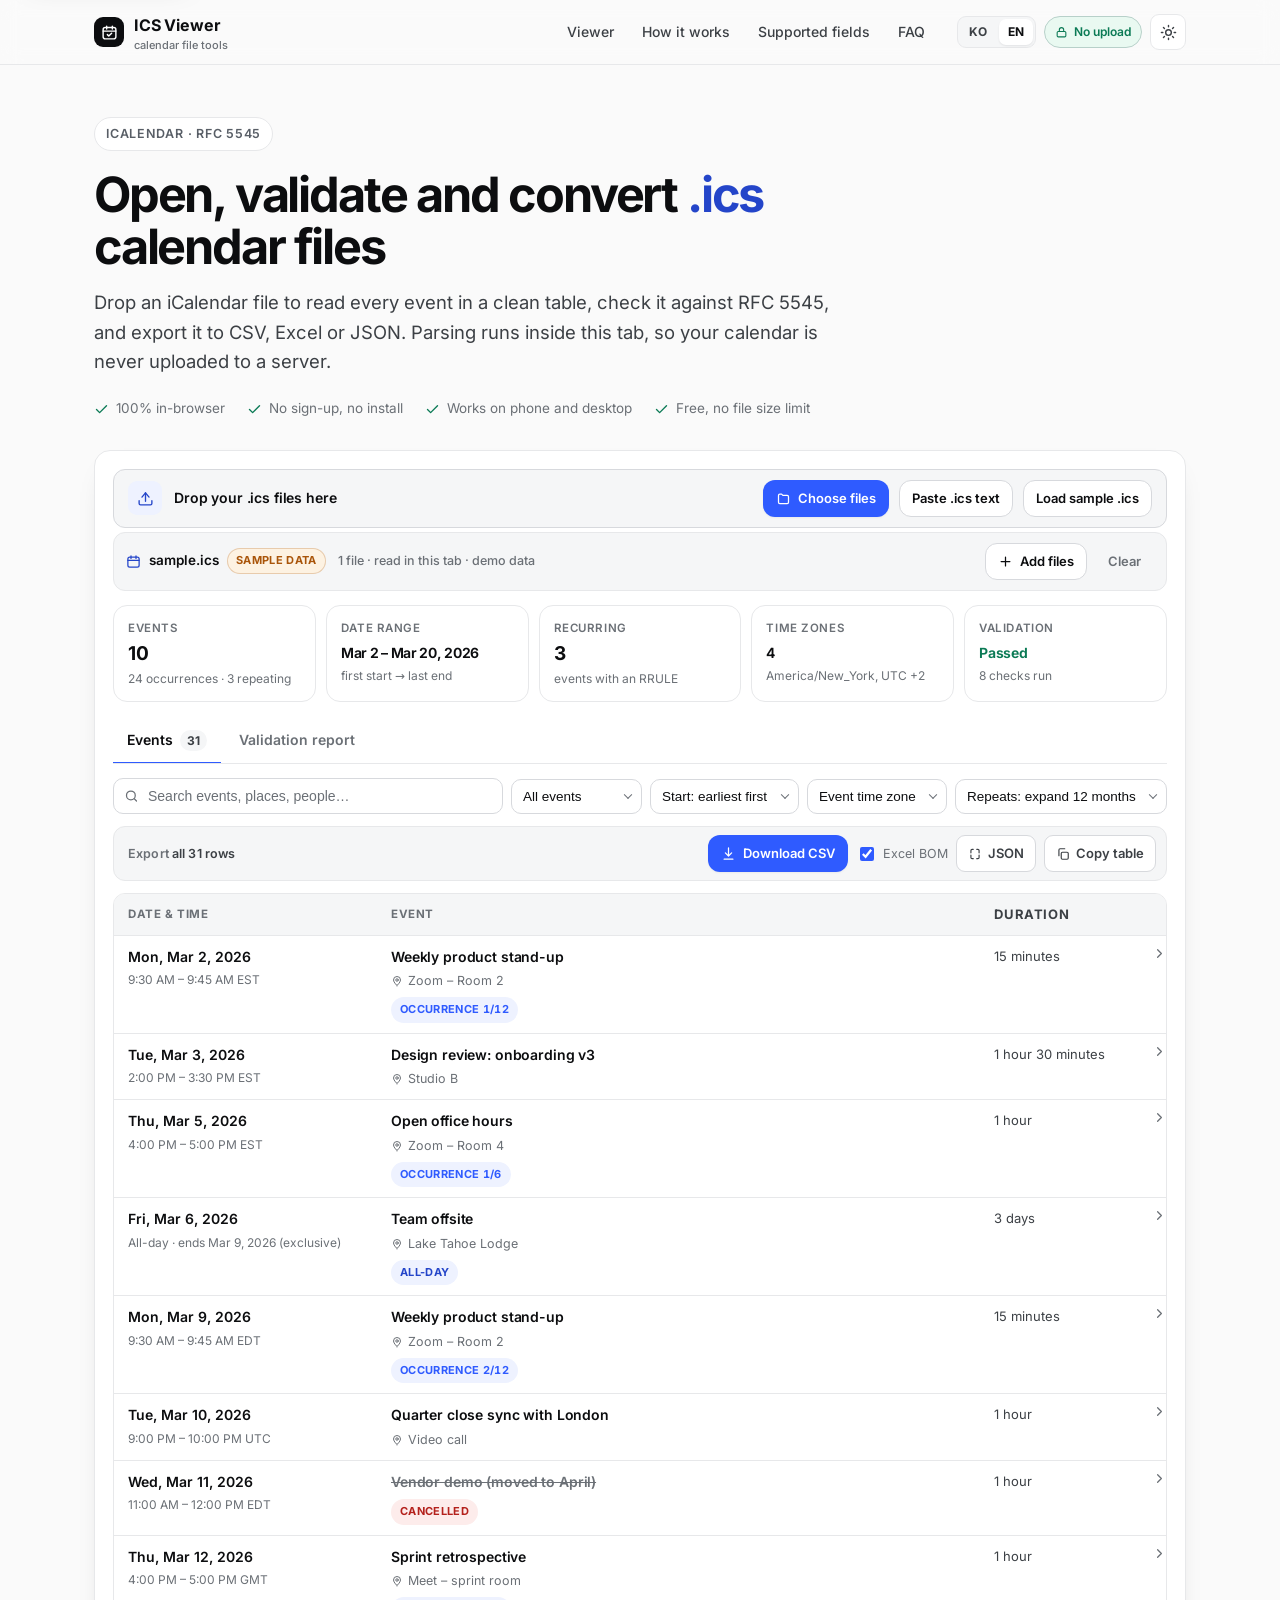
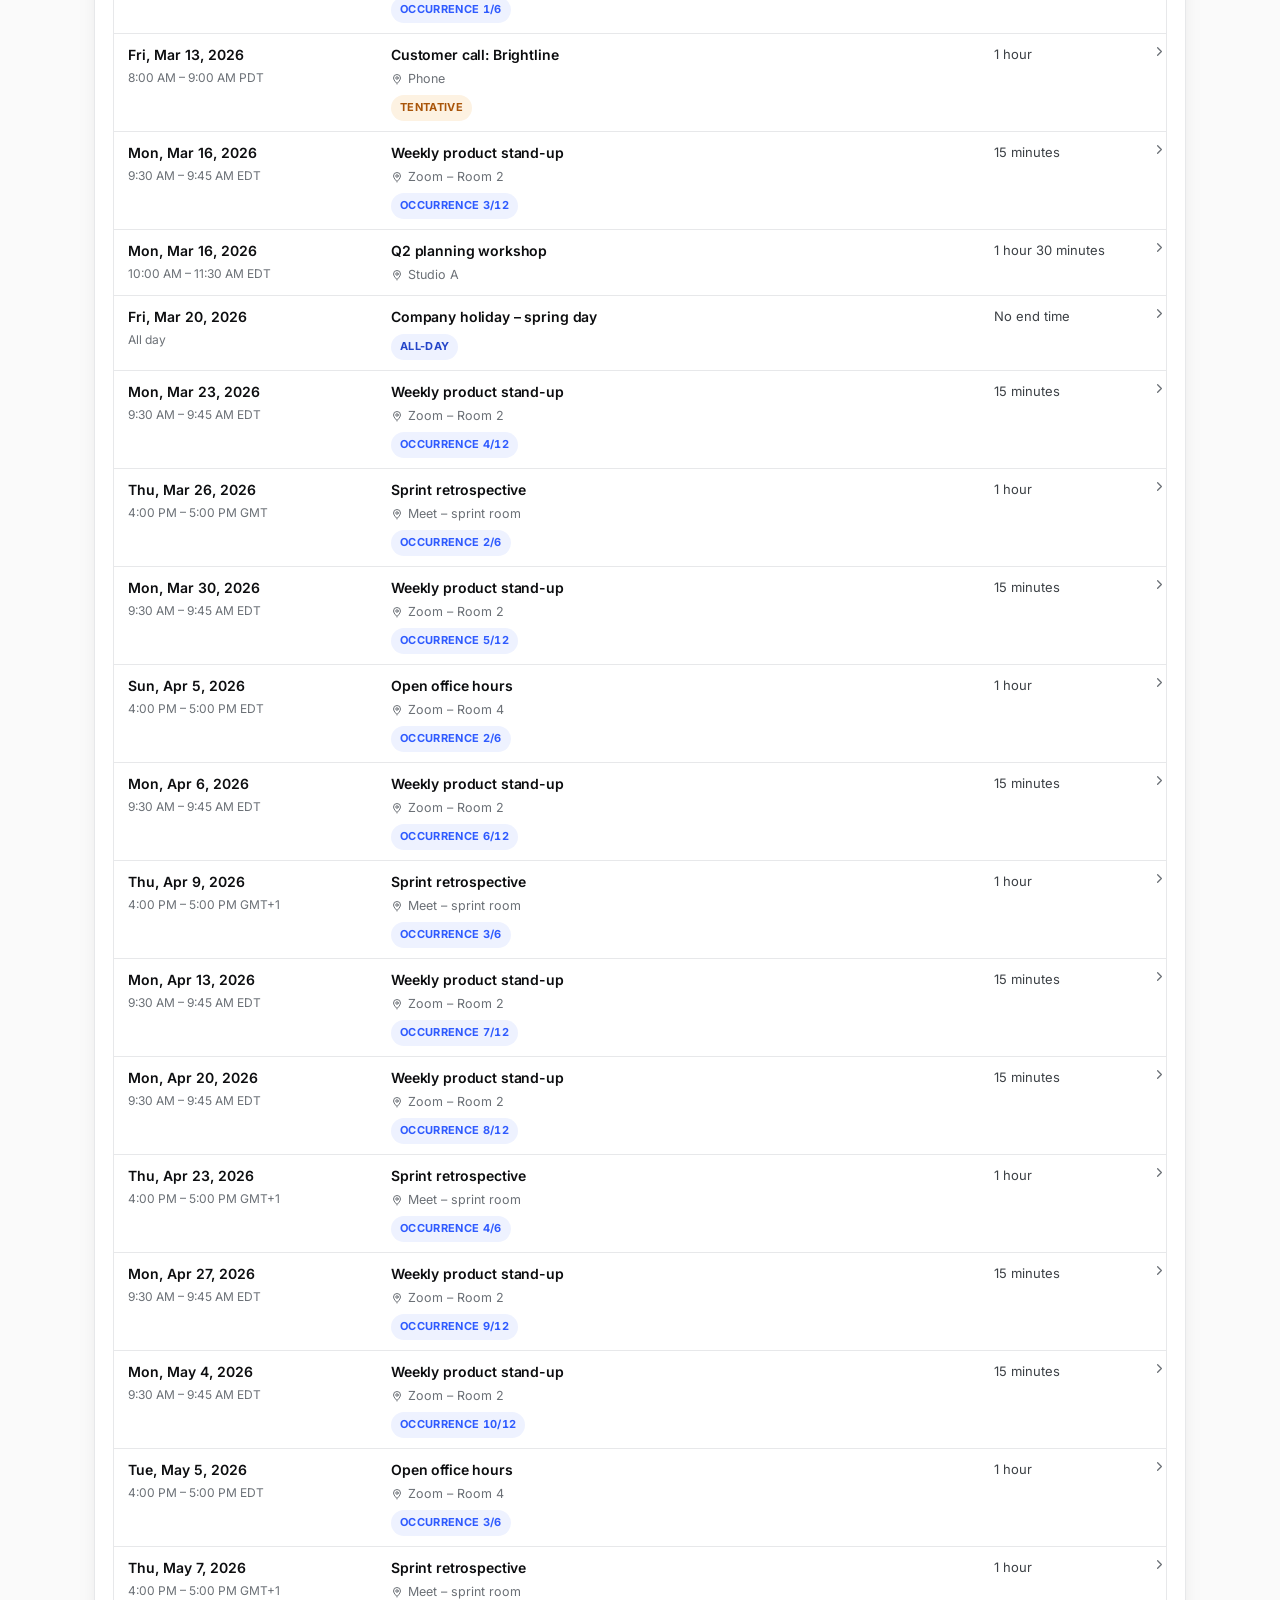
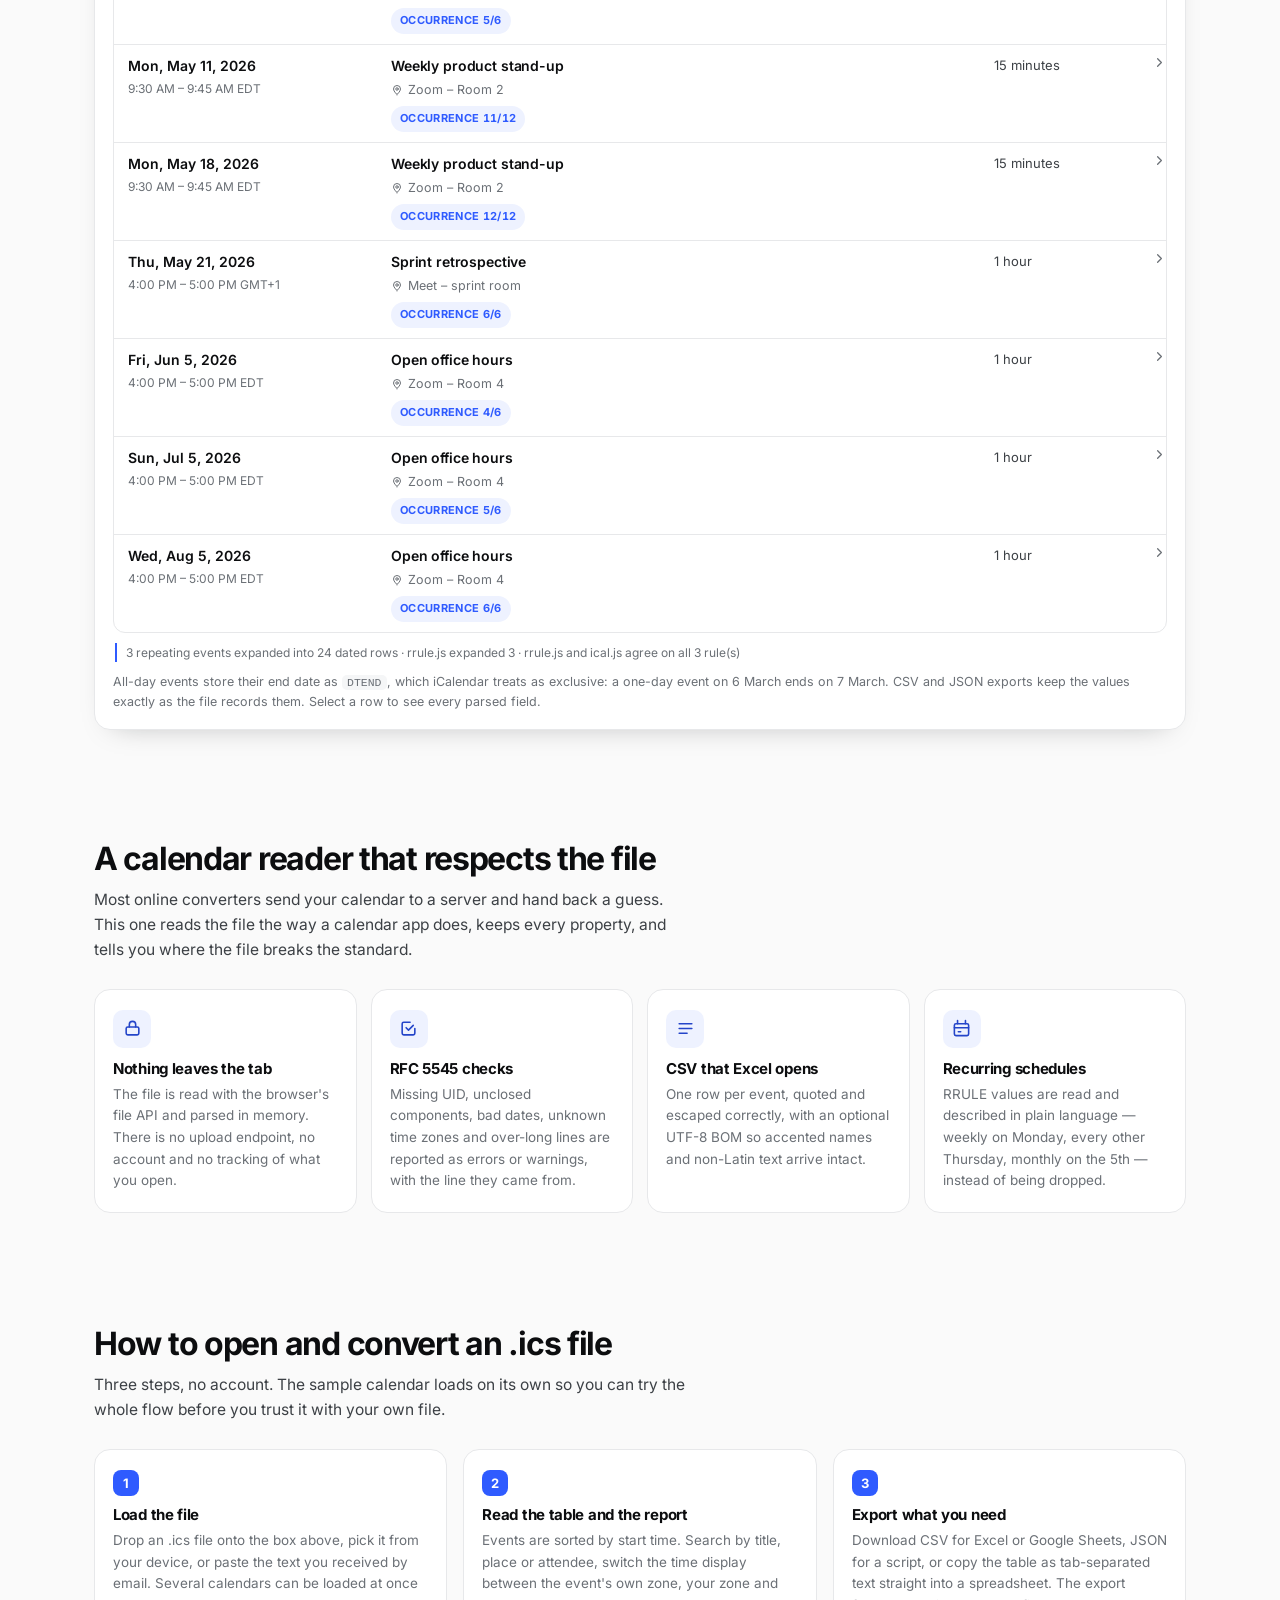
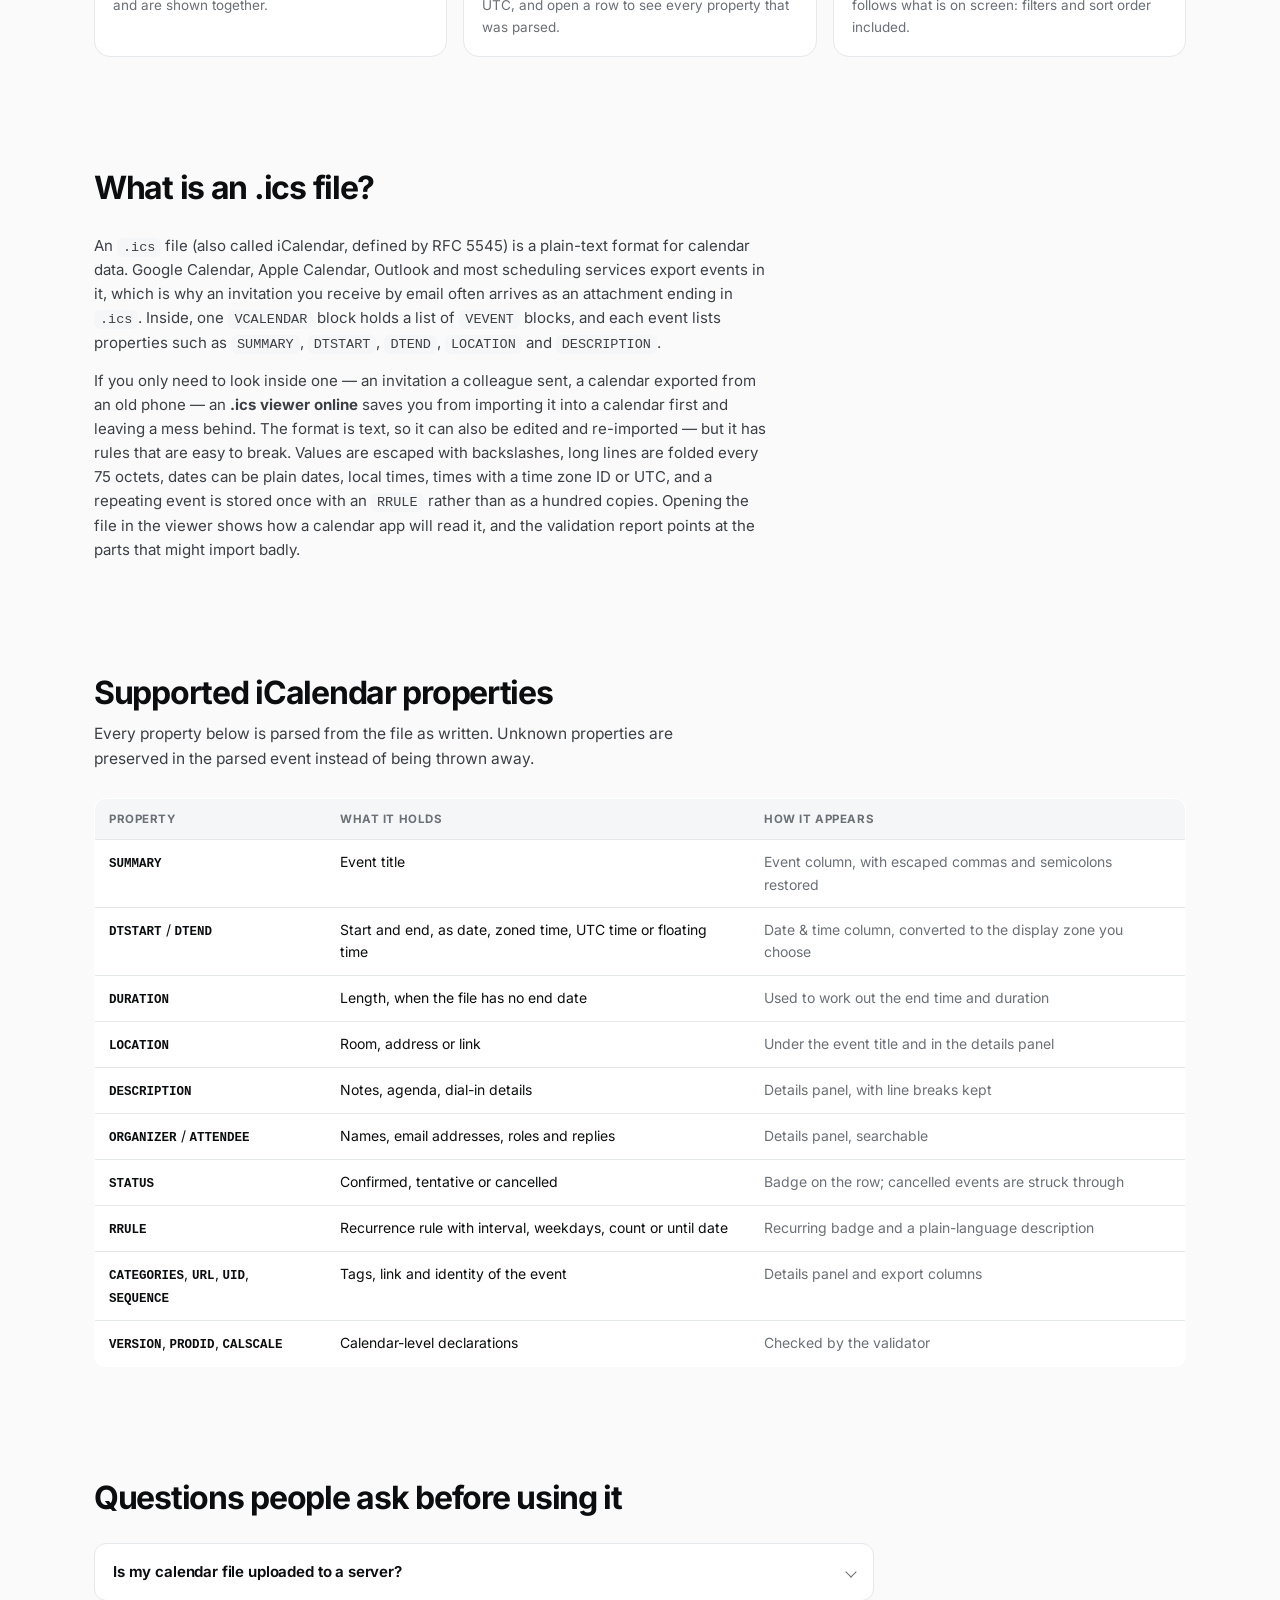
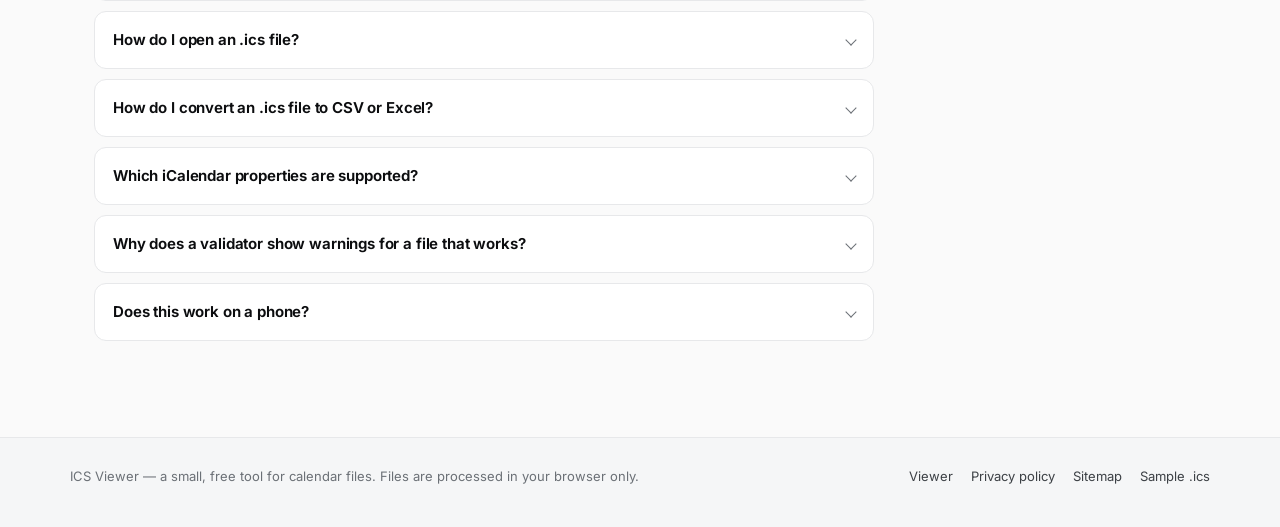
<file: index.html>
<!DOCTYPE html>
<html lang="en">
<head>
<meta charset="utf-8">
<meta name="viewport" content="width=device-width, initial-scale=1">
<title>ICS Viewer &amp; Converter — Open .ics Files, Validate and Export to CSV</title>
<meta name="description" content="Free online .ics viewer. Open an iCalendar file in your browser, check it against RFC 5545, and convert every event to CSV, Excel or JSON. Your file is never uploaded.">
<link rel="canonical" href="https://marcj81.github.io/ics-viewer-online/">
<meta name="robots" content="index, follow">
<meta name="color-scheme" content="light dark">
<meta name="theme-color" content="#FAFAFA">
<meta property="og:type" content="website">
<meta property="og:site_name" content="ICS Viewer">
<meta property="og:title" content="ICS Viewer &amp; Converter — open, validate and convert .ics files">
<meta property="og:description" content="Read any .ics calendar in a clean table, validate it against RFC 5545 and export to CSV or JSON. Everything runs in your browser.">
<meta property="og:url" content="https://marcj81.github.io/ics-viewer-online/">
<meta name="twitter:card" content="summary">
<meta name="twitter:title" content="ICS Viewer &amp; Converter">
<meta name="twitter:description" content="Open .ics files, validate them and export to CSV — without uploading them anywhere.">
<link rel="icon" href="favicon.svg" type="image/svg+xml">
<link rel="preload" href="assets/fonts/inter-latin.woff2" as="font" type="font/woff2" crossorigin>
<link rel="stylesheet" href="assets/styles.css">
<script type="application/ld+json">
{
  "@context": "https://schema.org",
  "@graph": [
    {
      "@type": "WebApplication",
      "name": "ICS Viewer & Converter",
      "url": "https://marcj81.github.io/ics-viewer-online/",
      "applicationCategory": "BusinessApplication",
      "operatingSystem": "Any browser",
      "browserRequirements": "Requires JavaScript",
      "description": "Open, validate and convert .ics (iCalendar) calendar files in the browser. View events in a table, check RFC 5545 conformance and export to CSV, Excel or JSON without uploading the file.",
      "offers": { "@type": "Offer", "price": "0", "priceCurrency": "USD" },
      "featureList": [
        "Open and read .ics files locally",
        "RFC 5545 validation report",
        "Convert ICS to CSV, Excel and JSON",
        "Recurring event (RRULE) support",
        "Time zone aware date parsing",
        "Multi-file and multi-event support"
      ]
    },
    {
      "@type": "FAQPage",
      "mainEntity": [
        {
          "@type": "Question",
          "name": "Is my calendar file uploaded to a server?",
          "acceptedAnswer": {
            "@type": "Answer",
            "text": "No. The file is read with the browser's own file API and parsed in memory on this page. Nothing is sent to a server, stored or logged, and the tool keeps working if you go offline after the page has loaded."
          }
        },
        {
          "@type": "Question",
          "name": "How do I open an .ics file?",
          "acceptedAnswer": {
            "@type": "Answer",
            "text": "Drop the file onto the box above, choose it from your device, or paste the file's text. Every event appears in a table with its start and end time, location, description, organiser and recurrence rule."
          }
        },
        {
          "@type": "Question",
          "name": "How do I convert an .ics file to CSV or Excel?",
          "acceptedAnswer": {
            "@type": "Answer",
            "text": "Load the file, then press Download CSV. The file is written with UTF-8 and an optional byte-order mark, so Excel opens accented characters and non-Latin text correctly. Each event becomes one row with start, end, UTC times, time zone, summary, location and description."
          }
        },
        {
          "@type": "Question",
          "name": "Which iCalendar properties are supported?",
          "acceptedAnswer": {
            "@type": "Answer",
            "text": "VEVENT properties including SUMMARY, DTSTART, DTEND, DURATION, LOCATION, DESCRIPTION, ORGANIZER, ATTENDEE, STATUS, RRULE, CATEGORIES, URL and UID are read, together with the calendar's VERSION, PRODID and CALSCALE. Date values with a time zone, UTC values, all-day dates, folded lines and escaped characters are handled."
          }
        },
        {
          "@type": "Question",
          "name": "Why does a validator show warnings for a file that works?",
          "acceptedAnswer": {
            "@type": "Answer",
            "text": "Calendar apps are forgiving, so a file can open everywhere and still break the specification. Missing UID or DTSTAMP values, lines longer than 75 octets and unknown time zone IDs are common warnings that can cause duplicates or wrong times after an import."
          }
        },
        {
          "@type": "Question",
          "name": "Does this work on a phone?",
          "acceptedAnswer": {
            "@type": "Answer",
            "text": "Yes. The layout switches to a card list on narrow screens, and the export buttons work the same way in mobile Safari and Chrome."
          }
        }
      ]
    }
  ]
}
</script>
</head>
<body>
<a class="skip-link" href="#converter">Skip to the converter</a>

<header class="site-header">
  <div class="wrap header-inner">
    <a class="brand" href="./" aria-label="ICS Viewer home">
      <span class="brand-mark" aria-hidden="true">
        <svg viewBox="0 0 24 24" fill="none" stroke="currentColor" stroke-width="2" stroke-linecap="round" stroke-linejoin="round"><rect x="3" y="5" width="18" height="16" rx="3"/><path d="M8 3v4M16 3v4M3 10h18"/><path d="m9 15 2 2 4-4"/></svg>
      </span>
      <span>ICS Viewer<small>calendar file tools</small></span>
    </a>
    <nav class="site-nav" aria-label="Main navigation">
      <a href="#converter">Viewer</a>
      <a href="#how-it-works">How it works</a>
      <a href="#properties">Supported fields</a>
      <a href="#faq">FAQ</a>
    </nav>
    <div class="header-actions">
      <div class="lang-switch" role="group" aria-label="Language / 언어">
        <button type="button" class="lang-btn" data-lang="ko" aria-pressed="false">KO</button>
        <button type="button" class="lang-btn is-on" data-lang="en" aria-pressed="true">EN</button>
      </div>
      <span class="privacy-pill" title="Files are processed in this browser tab only">
        <svg viewBox="0 0 24 24" fill="none" stroke="currentColor" stroke-width="2" stroke-linecap="round" stroke-linejoin="round" aria-hidden="true"><rect x="4" y="10" width="16" height="10" rx="2"/><path d="M8 10V7a4 4 0 0 1 8 0v3"/></svg>
        <span>No upload</span>
      </span>
      <button class="icon-btn" id="theme-toggle" type="button" aria-label="Switch colour theme" title="Switch colour theme">
        <svg viewBox="0 0 24 24" fill="none" stroke="currentColor" stroke-width="2" stroke-linecap="round" stroke-linejoin="round" aria-hidden="true"><circle cx="12" cy="12" r="4"/><path d="M12 2v2M12 20v2M4.9 4.9l1.4 1.4M17.7 17.7l1.4 1.4M2 12h2M20 12h2M4.9 19.1l1.4-1.4M17.7 6.3l1.4-1.4"/></svg>
      </button>
    </div>
  </div>
</header>

<main>
  <section class="hero wrap" id="converter">
    <p class="eyebrow">iCalendar · RFC 5545</p>
    <h1 data-ko-html=".ics 달력 파일을 열어 검사하고 변환합니다">Open, validate and convert <span class="hl">.ics</span> calendar files</h1>
    <p class="lede">
      Drop an iCalendar file to read every event in a clean table, check it against RFC 5545, and
      export it to CSV, Excel or JSON. Parsing runs inside this tab, so your calendar is never
      uploaded to a server.
    </p>
    <ul class="hero-points">
      <li><svg viewBox="0 0 24 24" fill="none" stroke="currentColor" stroke-width="2.2" stroke-linecap="round" stroke-linejoin="round" aria-hidden="true"><path d="m4 12 5 5L20 6"/></svg>100% in-browser</li>
      <li><svg viewBox="0 0 24 24" fill="none" stroke="currentColor" stroke-width="2.2" stroke-linecap="round" stroke-linejoin="round" aria-hidden="true"><path d="m4 12 5 5L20 6"/></svg>No sign-up, no install</li>
      <li><svg viewBox="0 0 24 24" fill="none" stroke="currentColor" stroke-width="2.2" stroke-linecap="round" stroke-linejoin="round" aria-hidden="true"><path d="m4 12 5 5L20 6"/></svg>Works on phone and desktop</li>
      <li><svg viewBox="0 0 24 24" fill="none" stroke="currentColor" stroke-width="2.2" stroke-linecap="round" stroke-linejoin="round" aria-hidden="true"><path d="m4 12 5 5L20 6"/></svg>Free, no file size limit</li>
    </ul>

    <div class="tool-card">
      <div class="dropzone" id="dropzone">
        <div class="dropzone-icon" aria-hidden="true">
          <svg viewBox="0 0 24 24" fill="none" stroke="currentColor" stroke-width="1.9" stroke-linecap="round" stroke-linejoin="round"><path d="M21 15v4a2 2 0 0 1-2 2H5a2 2 0 0 1-2-2v-4"/><path d="M7 10l5-6 5 6"/><path d="M12 4v12"/></svg>
        </div>
        <p class="dz-title">Drop your .ics files here</p>
        <p class="dz-sub">or <strong>browse</strong> — several files and multi-event calendars are supported</p>
        <div class="dz-actions">
          <button class="btn btn-primary" id="browse-btn" type="button">
            <svg viewBox="0 0 24 24" fill="none" stroke="currentColor" stroke-width="2" stroke-linecap="round" stroke-linejoin="round" aria-hidden="true"><path d="M4 7a2 2 0 0 1 2-2h3l2 2h7a2 2 0 0 1 2 2v9a2 2 0 0 1-2 2H6a2 2 0 0 1-2-2z"/></svg>
            Choose files
          </button>
          <button class="btn btn-outline" id="paste-btn" type="button">Paste .ics text</button>
          <button class="btn btn-outline" id="sample-btn" type="button">Load sample .ics</button>
        </div>
        <p class="dz-hint">.ics · .ical · .txt · text/calendar</p>
        <input type="file" id="file-input" accept=".ics,.ical,.txt,text/calendar,text/plain" multiple hidden aria-label="Choose .ics calendar files">
      </div>

      <div class="paste-panel" id="paste-panel" hidden>
        <label for="paste-input">Paste the contents of an .ics file</label>
        <textarea id="paste-input" spellcheck="false" placeholder="BEGIN:VCALENDAR&#10;VERSION:2.0&#10;PRODID:-//Example//Calendar//EN&#10;BEGIN:VEVENT&#10;UID:1@example.com&#10;DTSTAMP:20260301T120000Z&#10;DTSTART:20260302T090000Z&#10;SUMMARY:Team stand-up&#10;END:VEVENT&#10;END:VCALENDAR"></textarea>
        <div class="paste-actions">
          <button class="btn btn-primary" id="paste-parse" type="button">Read calendar</button>
          <button class="btn btn-ghost" id="paste-cancel" type="button">Cancel</button>
        </div>
      </div>

      <div class="empty-state" id="empty-state" hidden>
        <h3>No calendar loaded</h3>
        <p>Choose a file, paste the text of an .ics file, or try the sample calendar to see how the table and the validation report look.</p>
        <button class="btn btn-outline btn-small" id="empty-sample" type="button">Load sample .ics</button>
      </div>

      <div id="results" aria-live="polite">
        <div class="source-bar">
          <span class="source-chip">
            <svg viewBox="0 0 24 24" fill="none" stroke="currentColor" stroke-width="2" stroke-linecap="round" stroke-linejoin="round" aria-hidden="true"><rect x="3" y="5" width="18" height="16" rx="3"/><path d="M8 3v4M16 3v4M3 10h18"/></svg>
            <span class="file-label" id="source-name">sample.ics</span>
            <span class="badge badge-sample" id="sample-badge" hidden>Sample data</span>
          </span>
          <span class="source-meta" id="source-meta"></span>
          <span class="source-actions">
            <button class="btn btn-outline btn-small" id="add-files" type="button">
              <svg viewBox="0 0 24 24" fill="none" stroke="currentColor" stroke-width="2" stroke-linecap="round" stroke-linejoin="round" aria-hidden="true"><path d="M12 5v14M5 12h14"/></svg>
              Add files
            </button>
            <button class="btn btn-ghost btn-small btn-quiet" id="clear-all" type="button">Clear</button>
          </span>
        </div>

        <div class="stat-grid">
          <div class="stat">
            <span class="stat-label">Events</span>
            <span class="stat-value" id="stat-events">0</span>
            <span class="stat-sub" id="stat-events-sub"></span>
          </div>
          <div class="stat">
            <span class="stat-label">Date range</span>
            <span class="stat-value small" id="stat-range">—</span>
            <span class="stat-sub" id="stat-range-sub"></span>
          </div>
          <div class="stat">
            <span class="stat-label">Recurring</span>
            <span class="stat-value" id="stat-recurring">0</span>
            <span class="stat-sub">events with an RRULE</span>
          </div>
          <div class="stat">
            <span class="stat-label">Time zones</span>
            <span class="stat-value small" id="stat-zones">—</span>
            <span class="stat-sub" id="stat-zones-sub"></span>
          </div>
          <div class="stat">
            <span class="stat-label">Validation</span>
            <span class="stat-value small" id="stat-validation">—</span>
            <span class="stat-sub" id="stat-validation-sub"></span>
          </div>
        </div>

        <div class="result-tabs" role="tablist" aria-label="Results">
          <button role="tab" id="tab-events" aria-selected="true" aria-controls="panel-events" type="button">
            Events <span class="count" id="tab-events-count">0</span>
          </button>
          <button role="tab" id="tab-validation" aria-selected="false" aria-controls="panel-validation" type="button" tabindex="-1">
            Validation report <span class="count" id="tab-validation-count">0</span>
          </button>
        </div>

        <div id="panel-events" role="tabpanel" aria-labelledby="tab-events">
          <div class="toolbar">
            <div class="search">
              <svg viewBox="0 0 24 24" fill="none" stroke="currentColor" stroke-width="2" stroke-linecap="round" stroke-linejoin="round" aria-hidden="true"><circle cx="11" cy="11" r="7"/><path d="m20 20-3.5-3.5"/></svg>
              <input id="search" type="search" placeholder="Search events, places, people…" aria-label="Search events" autocomplete="off">
            </div>
            <span class="select-wrap">
              <select id="filter" aria-label="Filter events">
                <option value="all">All events</option>
                <option value="timed">Timed only</option>
                <option value="allday">All-day only</option>
                <option value="recurring">Recurring only</option>
                <option value="cancelled">Cancelled</option>
              </select>
            </span>
            <span class="select-wrap">
              <select id="sort" aria-label="Sort events">
                <option value="start-asc">Start: earliest first</option>
                <option value="start-desc">Start: latest first</option>
                <option value="summary-asc">Summary: A–Z</option>
                <option value="summary-desc">Summary: Z–A</option>
                <option value="duration-desc">Longest first</option>
              </select>
            </span>
            <span class="select-wrap">
              <select id="tz-mode" aria-label="Time display">
                <option value="event">Event time zone</option>
                <option value="local">My time zone</option>
                <option value="utc">UTC</option>
              </select>
            </span>
            <span class="select-wrap">
              <select id="repeat" aria-label="Repeating events">
                <option value="expand-12">Repeats: expand 12 months</option>
                <option value="expand-3">Repeats: expand 3 months</option>
                <option value="expand-24">Repeats: expand 2 years</option>
                <option value="none">Repeats: original rows only</option>
              </select>
            </span>
          </div>

          <div class="export-bar">
            <span class="export-label">Export <span id="export-scope">all events</span></span>
            <div class="export-group">
              <button class="btn btn-primary btn-small" id="export-csv" type="button">
                <svg viewBox="0 0 24 24" fill="none" stroke="currentColor" stroke-width="2" stroke-linecap="round" stroke-linejoin="round" aria-hidden="true"><path d="M12 3v12"/><path d="m7 11 5 5 5-5"/><path d="M5 21h14"/></svg>
                Download CSV
              </button>
              <label class="bom-check" title="Adds a UTF-8 byte-order mark so Excel reads accents and non-Latin text correctly"><input type="checkbox" id="csv-bom" checked> Excel BOM</label>
              <button class="icon-action" id="export-json" type="button">
                <svg viewBox="0 0 24 24" fill="none" stroke="currentColor" stroke-width="2" stroke-linecap="round" stroke-linejoin="round" aria-hidden="true"><path d="M9 4H7a2 2 0 0 0-2 2v4M9 20H7a2 2 0 0 1-2-2v-4M15 4h2a2 2 0 0 1 2 2v4M15 20h2a2 2 0 0 0 2-2v-4"/></svg>
                JSON
              </button>
              <button class="icon-action" id="copy-tsv" type="button">
                <svg viewBox="0 0 24 24" fill="none" stroke="currentColor" stroke-width="2" stroke-linecap="round" stroke-linejoin="round" aria-hidden="true"><rect x="9" y="9" width="12" height="12" rx="2"/><path d="M5 15V5a2 2 0 0 1 2-2h8"/></svg>
                Copy table
              </button>
            </div>
          </div>

          <div class="table-wrap">
            <table class="events" id="events-table">
              <thead>
                <tr>
                  <th class="col-when" scope="col">Date &amp; time</th>
                  <th class="col-event" scope="col">Event</th>
                  <th class="col-duration" scope="col">Duration</th>
                  <th class="col-calendar" scope="col">Calendar</th>
                  <th class="row-end" scope="col"><span class="sr-only">Details</span></th>
                </tr>
              </thead>
              <tbody id="events-body"></tbody>
            </table>
          </div>
          <ul class="event-cards" id="event-cards"></ul>

          <p class="repeat-note" id="repeat-note" hidden></p>
          <p class="table-note" id="table-note" data-ko-html="종일 일정은 끝 날짜를 <code>DTEND</code>에 담는데, iCalendar는 이 값을 배타적으로 봅니다. 3월 6일 하루 일정은 3월 7일에 끝나는 것으로 기록됩니다. CSV·JSON 내보내기는 파일에 적힌 값을 그대로 유지합니다. 행을 선택하면 해석된 모든 항목을 볼 수 있습니다.">
            All-day events store their end date as <code>DTEND</code>, which iCalendar treats as exclusive:
            a one-day event on 6 March ends on 7 March. CSV and JSON exports keep the values exactly as the
            file records them. Select a row to see every parsed field.
          </p>
        </div>

        <div id="panel-validation" role="tabpanel" aria-labelledby="tab-validation" hidden>
          <div id="validation-summary"></div>
          <ul class="val-list" id="validation-list"></ul>
        </div>
      </div>
    </div>
  </section>

  <section class="section wrap" id="features">
    <div class="section-head">
      <h2>A calendar reader that respects the file</h2>
      <p>Most online converters send your calendar to a server and hand back a guess. This one reads the
        file the way a calendar app does, keeps every property, and tells you where the file breaks the standard.</p>
    </div>
    <div class="feature-grid">
      <article class="feature">
        <div class="feature-icon" aria-hidden="true"><svg viewBox="0 0 24 24" fill="none" stroke="currentColor" stroke-width="2" stroke-linecap="round" stroke-linejoin="round"><rect x="4" y="10" width="16" height="10" rx="2"/><path d="M8 10V7a4 4 0 0 1 8 0v3"/></svg></div>
        <h3>Nothing leaves the tab</h3>
        <p>The file is read with the browser's file API and parsed in memory. There is no upload endpoint, no account and no tracking of what you open.</p>
      </article>
      <article class="feature">
        <div class="feature-icon" aria-hidden="true"><svg viewBox="0 0 24 24" fill="none" stroke="currentColor" stroke-width="2" stroke-linecap="round" stroke-linejoin="round"><path d="M9 11l3 3 6-6"/><path d="M20 12v6a2 2 0 0 1-2 2H6a2 2 0 0 1-2-2V6a2 2 0 0 1 2-2h8"/></svg></div>
        <h3>RFC 5545 checks</h3>
        <p>Missing UID, unclosed components, bad dates, unknown time zones and over-long lines are reported as errors or warnings, with the line they came from.</p>
      </article>
      <article class="feature">
        <div class="feature-icon" aria-hidden="true"><svg viewBox="0 0 24 24" fill="none" stroke="currentColor" stroke-width="2" stroke-linecap="round" stroke-linejoin="round"><path d="M4 6h16M4 12h16M4 18h10"/></svg></div>
        <h3>CSV that Excel opens</h3>
        <p>One row per event, quoted and escaped correctly, with an optional UTF-8 BOM so accented names and non-Latin text arrive intact.</p>
      </article>
      <article class="feature">
        <div class="feature-icon" aria-hidden="true"><svg viewBox="0 0 24 24" fill="none" stroke="currentColor" stroke-width="2" stroke-linecap="round" stroke-linejoin="round"><path d="M17 2v4M7 2v4"/><rect x="3" y="6" width="18" height="15" rx="2"/><path d="M3 11h18M8 16h3"/></svg></div>
        <h3>Recurring schedules</h3>
        <p>RRULE values are read and described in plain language — weekly on Monday, every other Thursday, monthly on the 5th — instead of being dropped.</p>
      </article>
    </div>
  </section>

  <section class="section wrap" id="how-it-works">
    <div class="section-head">
      <h2>How to open and convert an .ics file</h2>
      <p>Three steps, no account. The sample calendar loads on its own so you can try the whole flow before
        you trust it with your own file.</p>
    </div>
    <ol class="steps">
      <li>
        <h3>Load the file</h3>
        <p>Drop an .ics file onto the box above, pick it from your device, or paste the text you received by
          email. Several calendars can be loaded at once and are shown together.</p>
      </li>
      <li>
        <h3>Read the table and the report</h3>
        <p>Events are sorted by start time. Search by title, place or attendee, switch the time display between
          the event's own zone, your zone and UTC, and open a row to see every property that was parsed.</p>
      </li>
      <li>
        <h3>Export what you need</h3>
        <p>Download CSV for Excel or Google Sheets, JSON for a script, or copy the table as tab-separated text
          straight into a spreadsheet. The export follows what is on screen: filters and sort order included.</p>
      </li>
    </ol>
  </section>

  <section class="section wrap" id="what-is-ics">
    <div class="section-head">
      <h2>What is an .ics file?</h2>
    </div>
    <div class="prose">
      <p data-ko-html="<code>.ics</code> 파일(또는 RFC 5545로 정의된 iCalendar)은 달력 데이터를 담는 평문 형식입니다. 구글 캘린더, 애플 캘린더, 아웃룩을 비롯한 대부분의 일정 서비스가 이 형식으로 일정을 내보내며, 메일로 받은 초대장이 <code>.ics</code>로 끝나는 첨부 파일로 도착하는 이유도 그래서입니다. 그 안에는 하나의 <code>VCALENDAR</code> 블록이 <code>VEVENT</code> 블록 목록을 담고, 일정마다 <code>SUMMARY</code>, <code>DTSTART</code>, <code>DTEND</code>, <code>LOCATION</code>, <code>DESCRIPTION</code> 같은 항목이 붙습니다.">An <code>.ics</code> file (also called iCalendar, defined by RFC 5545) is a plain-text format for
        calendar data. Google Calendar, Apple Calendar, Outlook and most scheduling services export events in
        it, which is why an invitation you receive by email often arrives as an attachment ending in
        <code>.ics</code>. Inside, one <code>VCALENDAR</code> block holds a list of <code>VEVENT</code> blocks,
        and each event lists properties such as <code>SUMMARY</code>, <code>DTSTART</code>,
        <code>DTEND</code>, <code>LOCATION</code> and <code>DESCRIPTION</code>.</p>
      <p data-ko-html="동료가 보낸 초대장이나 예전 폰에서 내보낸 달력처럼, 내용만 잠깐 들여다보고 싶을 때 <strong>.ics 뷰어</strong>가 있으면 달력 앱에 가져와 지저분하게 남기는 일을 피할 수 있습니다. 형식이 텍스트라서 고쳐서 다시 가져올 수도 있지만, 쉽게 어길 수 있는 규칙이 있습니다. 값은 역슬래시로 이스케이프하고, 긴 줄은 75옥텟마다 접고, 날짜는 단순 날짜·현지 시각·시간대 ID가 붙은 시각·UTC 중 하나이며, 반복 일정은 복사본 백 개 대신 <code>RRULE</code> 하나로 저장됩니다. 뷰어에서 열면 달력 앱이 읽을 모습을 그대로 보여 주고, 검사 보고서가 가져오다 문제가 생길 만한 부분을 짚어 줍니다.">If you only need to look inside one — an invitation a colleague sent, a calendar exported from an
        old phone — an <strong>.ics viewer online</strong> saves you from importing it into a calendar first and
        leaving a mess behind. The format is text, so it can also be edited and re-imported — but it has rules
        that are easy to break.
        Values are escaped with backslashes, long lines are folded every 75 octets, dates can be plain dates,
        local times, times with a time zone ID or UTC, and a repeating event is stored once with an
        <code>RRULE</code> rather than as a hundred copies. Opening the file in the viewer shows how a calendar
        app will read it, and the validation report points at the parts that might import badly.</p>
    </div>
  </section>

  <section class="section wrap" id="properties">
    <div class="section-head">
      <h2>Supported iCalendar properties</h2>
      <p>Every property below is parsed from the file as written. Unknown properties are preserved in the
        parsed event instead of being thrown away.</p>
    </div>
    <table class="props-table">
      <caption class="sr-only">iCalendar properties read by this viewer</caption>
      <thead>
        <tr><th scope="col">Property</th><th scope="col">What it holds</th><th scope="col">How it appears</th></tr>
      </thead>
      <tbody>
        <tr><td><code>SUMMARY</code></td><td>Event title</td><td>Event column, with escaped commas and semicolons restored</td></tr>
        <tr><td><code>DTSTART</code> / <code>DTEND</code></td><td>Start and end, as date, zoned time, UTC time or floating time</td><td>Date &amp; time column, converted to the display zone you choose</td></tr>
        <tr><td><code>DURATION</code></td><td>Length, when the file has no end date</td><td>Used to work out the end time and duration</td></tr>
        <tr><td><code>LOCATION</code></td><td>Room, address or link</td><td>Under the event title and in the details panel</td></tr>
        <tr><td><code>DESCRIPTION</code></td><td>Notes, agenda, dial-in details</td><td>Details panel, with line breaks kept</td></tr>
        <tr><td><code>ORGANIZER</code> / <code>ATTENDEE</code></td><td>Names, email addresses, roles and replies</td><td>Details panel, searchable</td></tr>
        <tr><td><code>STATUS</code></td><td>Confirmed, tentative or cancelled</td><td>Badge on the row; cancelled events are struck through</td></tr>
        <tr><td><code>RRULE</code></td><td>Recurrence rule with interval, weekdays, count or until date</td><td>Recurring badge and a plain-language description</td></tr>
        <tr><td><code>CATEGORIES</code>, <code>URL</code>, <code>UID</code>, <code>SEQUENCE</code></td><td>Tags, link and identity of the event</td><td>Details panel and export columns</td></tr>
        <tr><td><code>VERSION</code>, <code>PRODID</code>, <code>CALSCALE</code></td><td>Calendar-level declarations</td><td>Checked by the validator</td></tr>
      </tbody>
    </table>
  </section>

  <section class="section wrap" id="faq">
    <div class="section-head">
      <h2>Questions people ask before using it</h2>
    </div>
    <div class="faq-list">
      <details class="faq-item">
        <summary>Is my calendar file uploaded to a server?</summary>
        <p>No. The file is read with the browser's own file API and parsed in memory on this page. Nothing is
          sent to a server, stored or logged, and the tool keeps working if you go offline after the page has
          loaded.</p>
      </details>
      <details class="faq-item">
        <summary>How do I open an .ics file?</summary>
        <p>Drop the file onto the box above, choose it from your device, or paste the file's text. Every event
          appears in a table with its start and end time, location, description, organiser and recurrence rule.</p>
      </details>
      <details class="faq-item">
        <summary>How do I convert an .ics file to CSV or Excel?</summary>
        <p>Load the file, then press Download CSV. The file is written with UTF-8 and an optional byte-order
          mark, so Excel opens accented characters and non-Latin text correctly. Each event becomes one row
          with start, end, UTC times, time zone, summary, location and description.</p>
      </details>
      <details class="faq-item">
        <summary>Which iCalendar properties are supported?</summary>
        <p>VEVENT properties including SUMMARY, DTSTART, DTEND, DURATION, LOCATION, DESCRIPTION, ORGANIZER,
          ATTENDEE, STATUS, RRULE, CATEGORIES, URL and UID are read, together with the calendar's VERSION,
          PRODID and CALSCALE. Date values with a time zone, UTC values, all-day dates, folded lines and
          escaped characters are handled.</p>
      </details>
      <details class="faq-item">
        <summary>Why does a validator show warnings for a file that works?</summary>
        <p>Calendar apps are forgiving, so a file can open everywhere and still break the specification.
          Missing UID or DTSTAMP values, lines longer than 75 octets and unknown time zone IDs are common
          warnings that can cause duplicates or wrong times after an import.</p>
      </details>
      <details class="faq-item">
        <summary>Does this work on a phone?</summary>
        <p>Yes. The layout switches to a card list on narrow screens, and the export buttons work the same way
          in mobile Safari and Chrome.</p>
      </details>
    </div>
  </section>
</main>

<footer class="site-footer">
  <div class="footer-inner">
    <p>ICS Viewer — a small, free tool for calendar files. Files are processed in your browser only.</p>
    <nav class="footer-links" aria-label="Footer">
      <a href="#converter">Viewer</a>
      <a href="privacy.html">Privacy policy</a>
      <a href="sitemap.xml">Sitemap</a>
      <a href="sample.ics" download>Sample .ics</a>
    </nav>
  </div>
</footer>

<dialog class="event-dialog" id="event-dialog" aria-labelledby="dialog-title">
  <div class="dialog-head">
    <div>
      <h3 id="dialog-title">Event</h3>
      <div class="badges" id="dialog-badges"></div>
    </div>
    <button class="dialog-close" id="dialog-close" type="button" aria-label="Close details">
      <svg viewBox="0 0 24 24" fill="none" stroke="currentColor" stroke-width="2" stroke-linecap="round" stroke-linejoin="round" aria-hidden="true"><path d="M6 6l12 12M18 6 6 18"/></svg>
    </button>
  </div>
  <div class="dialog-body" id="dialog-body"></div>
</dialog>

<div class="toast" id="toast" role="status" aria-live="polite"></div>

<noscript>
  <p style="padding:16px 24px;background:#FDF2E2;color:#A9550A;text-align:center">
    This viewer reads calendar files in your browser, so it needs JavaScript. Nothing is uploaded either way.
  </p>
</noscript>

<script src="assets/i18n.js"></script>
<script src="assets/vendor/rrule.min.js"></script>
<script src="assets/vendor/ical.min.js"></script>
<script src="assets/ics-core.js"></script>
<script src="assets/app.js"></script>
</body>
</html>
</file>
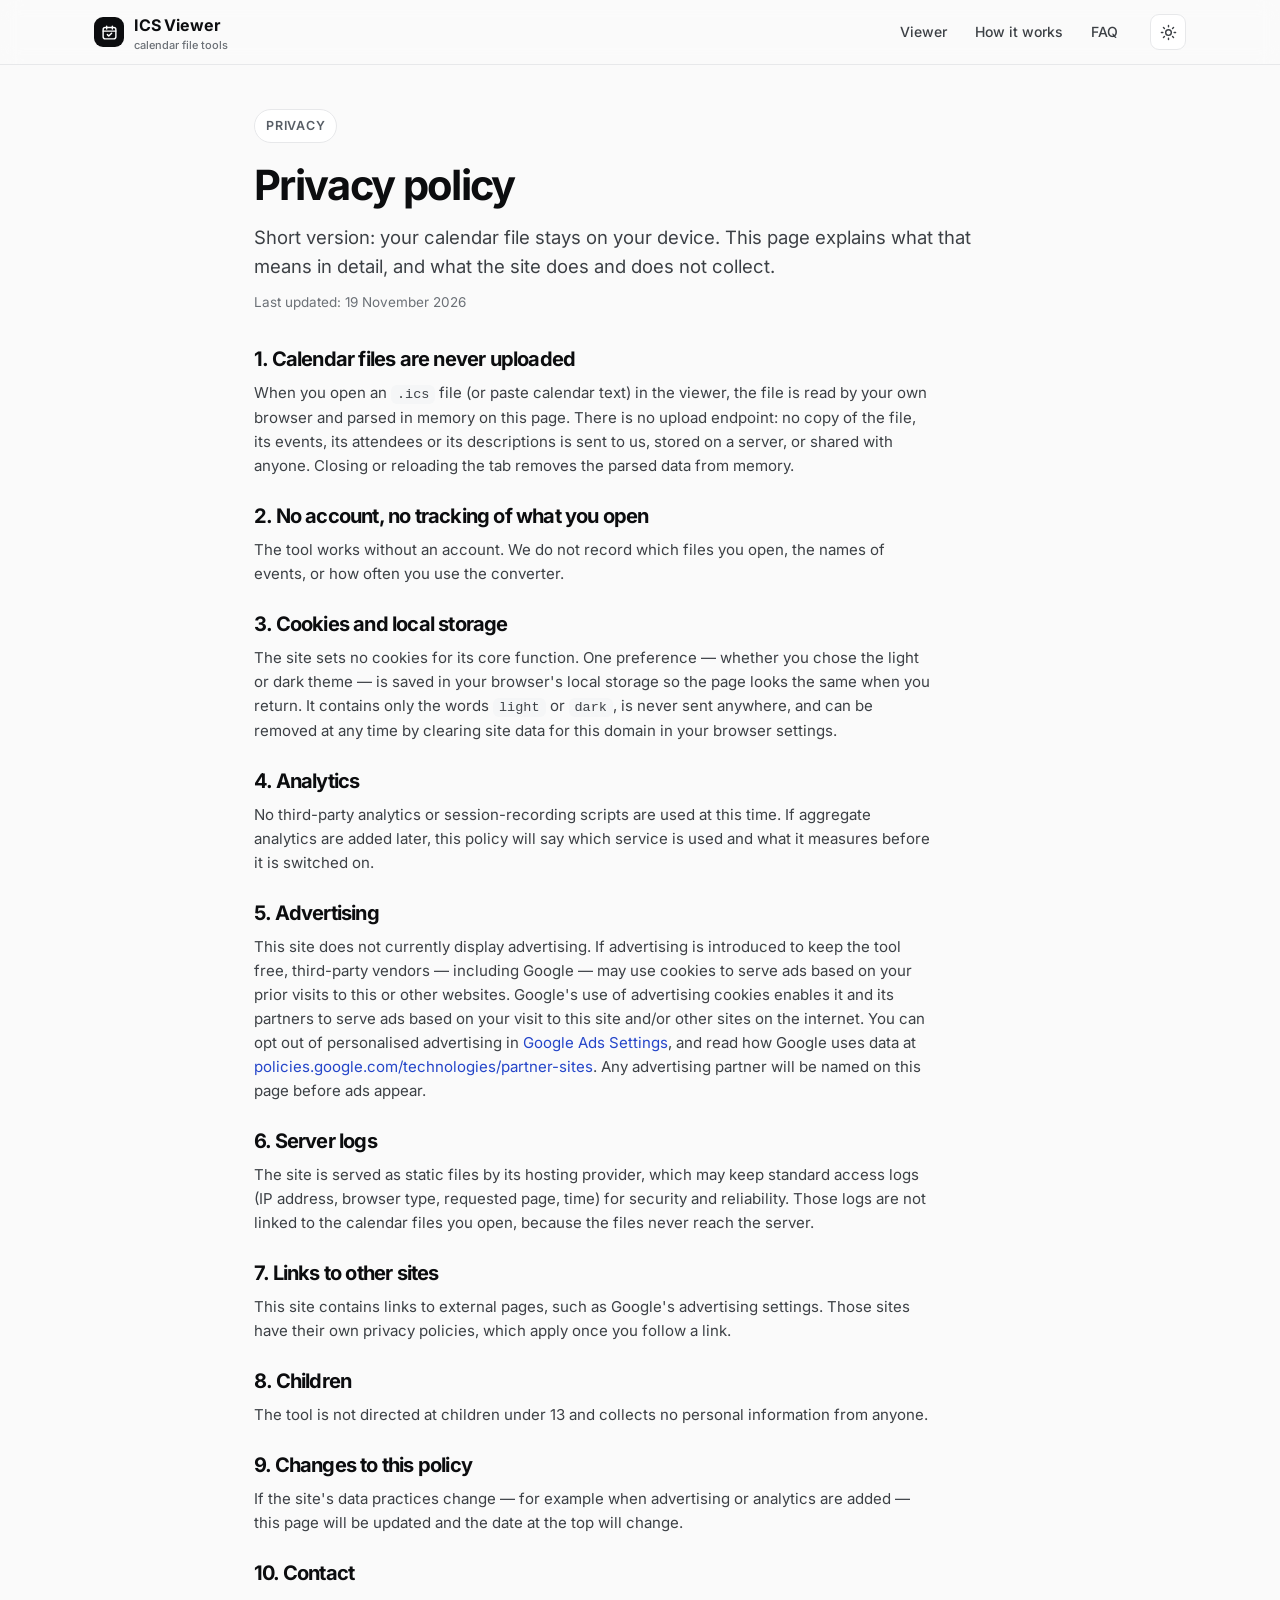
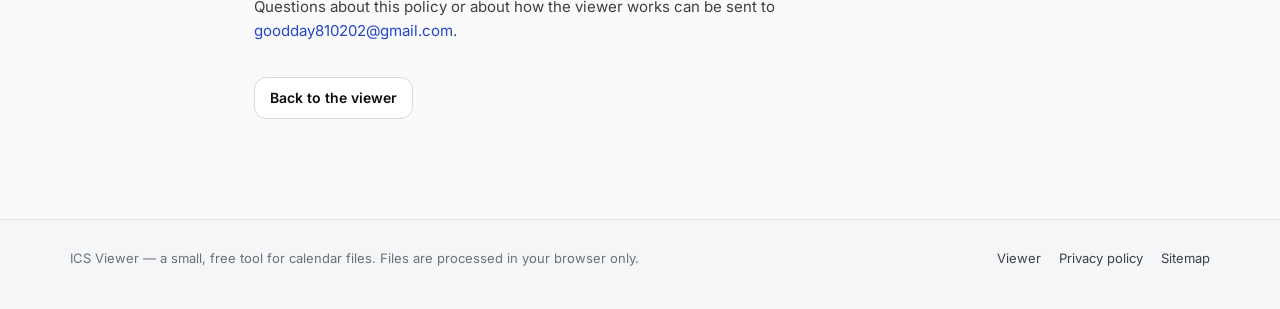
<file: privacy.html>
<!DOCTYPE html>
<html lang="en">
<head>
<meta charset="utf-8">
<meta name="viewport" content="width=device-width, initial-scale=1">
<title>Privacy Policy — ICS Viewer</title>
<meta name="description" content="How ICS Viewer handles calendar files: everything is parsed in your browser, nothing is uploaded, and no account is required.">
<link rel="canonical" href="https://marcj81.github.io/ics-viewer-online/privacy.html">
<meta name="robots" content="index, follow">
<meta name="color-scheme" content="light dark">
<meta name="theme-color" content="#4f46e5">
<link rel="icon" href="favicon.svg" type="image/svg+xml">
<link rel="preload" href="assets/fonts/inter-latin.woff2" as="font" type="font/woff2" crossorigin>
<link rel="stylesheet" href="assets/styles.css">
</head>
<body>
<header class="site-header">
  <div class="wrap header-inner">
    <a class="brand" href="./" aria-label="ICS Viewer home">
      <span class="brand-mark" aria-hidden="true">
        <svg viewBox="0 0 24 24" fill="none" stroke="currentColor" stroke-width="2" stroke-linecap="round" stroke-linejoin="round"><rect x="3" y="5" width="18" height="16" rx="3"/><path d="M8 3v4M16 3v4M3 10h18"/><path d="m9 15 2 2 4-4"/></svg>
      </span>
      <span>ICS Viewer<small>calendar file tools</small></span>
    </a>
    <nav class="site-nav" aria-label="Main navigation">
      <a href="index.html#converter">Viewer</a>
      <a href="index.html#how-it-works">How it works</a>
      <a href="index.html#faq">FAQ</a>
    </nav>
    <div class="header-actions">
      <button class="icon-btn" id="theme-toggle" type="button" aria-label="Switch colour theme">
        <svg viewBox="0 0 24 24" fill="none" stroke="currentColor" stroke-width="2" stroke-linecap="round" stroke-linejoin="round" aria-hidden="true"><circle cx="12" cy="12" r="4"/><path d="M12 2v2M12 20v2M4.9 4.9l1.4 1.4M17.7 17.7l1.4 1.4M2 12h2M20 12h2M4.9 19.1l1.4-1.4M17.7 6.3l1.4-1.4"/></svg>
      </button>
    </div>
  </div>
</header>

<main class="wrap" style="max-width: 820px; padding-top: 44px; padding-bottom: 60px">
  <p class="eyebrow">Privacy</p>
  <h1 style="font-size: clamp(1.9rem, 3.4vw, 2.6rem); margin-bottom: 12px">Privacy policy</h1>
  <p class="lede">Short version: your calendar file stays on your device. This page explains what that means
    in detail, and what the site does and does not collect.</p>
  <p style="color: var(--muted); font-size: 13.5px; margin-top: 10px">Last updated: 19 November 2026</p>

  <div class="prose" style="margin-top: 34px">
    <h2 style="font-size: 1.25rem; margin: 26px 0 10px">1. Calendar files are never uploaded</h2>
    <p>When you open an <code>.ics</code> file (or paste calendar text) in the viewer, the file is read by your
      own browser and parsed in memory on this page. There is no upload endpoint: no copy of the file, its
      events, its attendees or its descriptions is sent to us, stored on a server, or shared with anyone.
      Closing or reloading the tab removes the parsed data from memory.</p>

    <h2 style="font-size: 1.25rem; margin: 26px 0 10px">2. No account, no tracking of what you open</h2>
    <p>The tool works without an account. We do not record which files you open, the names of events, or how
      often you use the converter.</p>

    <h2 style="font-size: 1.25rem; margin: 26px 0 10px">3. Cookies and local storage</h2>
    <p>The site sets no cookies for its core function. One preference — whether you chose the light or dark
      theme — is saved in your browser's local storage so the page looks the same when you return. It contains
      only the words <code>light</code> or <code>dark</code>, is never sent anywhere, and can be removed at any
      time by clearing site data for this domain in your browser settings.</p>

    <h2 style="font-size: 1.25rem; margin: 26px 0 10px">4. Analytics</h2>
    <p>No third-party analytics or session-recording scripts are used at this time. If aggregate analytics are
      added later, this policy will say which service is used and what it measures before it is switched on.</p>

    <h2 style="font-size: 1.25rem; margin: 26px 0 10px">5. Advertising</h2>
    <p>This site does not currently display advertising. If advertising is introduced to keep the tool free,
      third-party vendors — including Google — may use cookies to serve ads based on your prior visits to this
      or other websites. Google's use of advertising cookies enables it and its partners to serve ads based on
      your visit to this site and/or other sites on the internet. You can opt out of personalised advertising
      in <a href="https://adssettings.google.com" rel="noopener nofollow" target="_blank">Google Ads Settings</a>,
      and read how Google uses data at
      <a href="https://policies.google.com/technologies/partner-sites" rel="noopener nofollow" target="_blank">policies.google.com/technologies/partner-sites</a>.
      Any advertising partner will be named on this page before ads appear.</p>

    <h2 style="font-size: 1.25rem; margin: 26px 0 10px">6. Server logs</h2>
    <p>The site is served as static files by its hosting provider, which may keep standard access logs
      (IP address, browser type, requested page, time) for security and reliability. Those logs are not linked
      to the calendar files you open, because the files never reach the server.</p>

    <h2 style="font-size: 1.25rem; margin: 26px 0 10px">7. Links to other sites</h2>
    <p>This site contains links to external pages, such as Google's advertising settings. Those sites have
      their own privacy policies, which apply once you follow a link.</p>

    <h2 style="font-size: 1.25rem; margin: 26px 0 10px">8. Children</h2>
    <p>The tool is not directed at children under 13 and collects no personal information from anyone.</p>

    <h2 style="font-size: 1.25rem; margin: 26px 0 10px">9. Changes to this policy</h2>
    <p>If the site's data practices change — for example when advertising or analytics are added — this page
      will be updated and the date at the top will change.</p>

    <h2 style="font-size: 1.25rem; margin: 26px 0 10px">10. Contact</h2>
    <p>Questions about this policy or about how the viewer works can be sent to
      <a href="mailto:goodday810202@gmail.com">goodday810202@gmail.com</a>.</p>
  </div>

  <p style="margin-top: 34px"><a class="btn btn-outline" href="index.html">Back to the viewer</a></p>
</main>

<footer class="site-footer">
  <div class="footer-inner">
    <p>ICS Viewer — a small, free tool for calendar files. Files are processed in your browser only.</p>
    <nav class="footer-links" aria-label="Footer">
      <a href="index.html">Viewer</a>
      <a href="privacy.html">Privacy policy</a>
      <a href="sitemap.xml">Sitemap</a>
    </nav>
  </div>
</footer>

<script>
  (function () {
    var btn = document.getElementById('theme-toggle');
    var stored = null;
    try { stored = localStorage.getItem('icsv-theme'); } catch (e) { stored = null; }
    if (stored) document.documentElement.setAttribute('data-theme', stored);
    btn.addEventListener('click', function () {
      var current = document.documentElement.getAttribute('data-theme');
      var prefersDark = window.matchMedia && window.matchMedia('(prefers-color-scheme: dark)').matches;
      var isDark = current === 'dark' || (!current && prefersDark);
      var next = isDark ? 'light' : 'dark';
      document.documentElement.setAttribute('data-theme', next);
      try { localStorage.setItem('icsv-theme', next); } catch (e) {}
    });
  })();
</script>
</body>
</html>
</file>
<file: assets/styles.css>
/* ==========================================================================
   ICS Viewer & Converter — styles
   Hand-written CSS, no frameworks, no external fonts.
   ========================================================================== */

/* Self-hosted variable font (SIL Open Font License). No CDN: served from this folder. */
@font-face {
  font-family: "Inter";
  font-style: normal;
  font-weight: 400 700;
  font-display: swap;
  src: url("fonts/inter-latin.woff2") format("woff2");
  unicode-range: U+0000-00FF, U+0131, U+0152-0153, U+02BB-02BC, U+02C6, U+02DA, U+02DC,
    U+0304, U+0308, U+0329, U+2000-206F, U+20AC, U+2122, U+2191, U+2193, U+2212, U+2215, U+FEFF, U+FFFD;
}
@font-face {
  font-family: "Inter";
  font-style: normal;
  font-weight: 400 700;
  font-display: swap;
  src: url("fonts/inter-latin-ext.woff2") format("woff2");
  unicode-range: U+0100-02BA, U+02BD-02C5, U+02C7-02CC, U+02CE-02D7, U+02DD-02FF, U+0304,
    U+0308, U+0329, U+1D00-1DBF, U+1E00-1E9F, U+1EF2-1EFF, U+2020, U+20A0-20AB, U+20AD-20C4, U+2113,
    U+2C60-2C7F, U+A720-A7FF;
}

/* Design system: A — Crisp Bento SaaS
   순백 표면 #FFFFFF · 바탕 #FAFAFA · 1px 헤어라인 #E7E8EA · 16px 타일 라운드
   잉크 #0C0D0F · 코발트 #2F5BFF 단일 액센트 · 산세리프 800 헤드라인 */
:root {
  --bg: #FAFAFA;
  --bg-soft: #F5F6F7;
  --surface: #FFFFFF;
  --surface-2: #F5F6F7;
  --text: #0C0D0F;
  --text-soft: #3C4045;
  --muted: #6B7076;
  --border: #E7E8EA;
  --border-strong: #D7D9DD;
  --accent: #2F5BFF;
  --accent-hover: #2445C9;
  --accent-soft: #EEF2FF;
  --accent-text: #2445C9;
  --on-accent: #FFFFFF;
  --eyebrow: #585E66;
  /* semantic states — colour carries meaning, not decoration */
  --teal: #3C4045;
  --teal-soft: #F5F6F7;
  --amber: #A9550A;
  --amber-soft: #FDF2E2;
  --red: #B4211C;
  --red-soft: #FDECEB;
  --green: #0B7A55;
  --green-soft: #E9F9F1;
  --violet: #2445C9;
  --violet-soft: #EEF2FF;
  --shadow-sm: 0 1px 2px rgba(12, 13, 15, 0.05);
  --shadow-md: 0 12px 28px -20px rgba(12, 13, 15, 0.35);
  --radius: 16px;
  --radius-lg: 16px;
  --radius-btn: 12px;
  --font: "Inter", system-ui, -apple-system, BlinkMacSystemFont, "Segoe UI", Roboto,
    "Helvetica Neue", Arial, "Liberation Sans", "Noto Sans", "Apple SD Gothic Neo", "Noto Sans KR", sans-serif;
  --mono: ui-monospace, SFMono-Regular, "SF Mono", Menlo, Consolas, "Liberation Mono", monospace;
  --max: 1140px;
}

:root[data-theme="dark"],
:root:not([data-theme="light"]) {
  color-scheme: light;
}

@media (prefers-color-scheme: dark) {
  :root:not([data-theme="light"]) {
    --bg: #0A0B0D;
    --bg-soft: #0E0F12;
    --surface: #121317;
    --surface-2: #17181C;
    --text: #F4F5F7;
    --text-soft: #C7CBD2;
    --muted: #9AA0A9;
    --border: #24262B;
    --border-strong: #34373E;
    --accent: #8AA4FF;
    --accent-hover: #5B7BFF;
    --accent-soft: rgba(47, 91, 255, .18);
    --accent-text: #C3D2FF;
    --on-accent: #0A0B0D;
  --eyebrow: #C7CBD2;
    --eyebrow: #C7CBD2;
    --teal: #C7CBD2;
    --teal-soft: #17181C;
    --amber: #F7BE6A;
    --amber-soft: rgba(247, 190, 106, .12);
    --red: #FF9A94;
    --red-soft: rgba(255, 154, 148, .12);
    --green: #3ED9A0;
    --green-soft: rgba(62, 217, 160, .12);
    --violet: #C3D2FF;
    --violet-soft: rgba(47, 91, 255, .18);
    --shadow-sm: 0 1px 2px rgba(0, 0, 0, .5);
    --shadow-md: 0 16px 40px -22px rgba(0, 0, 0, .9);
    color-scheme: dark;
  }
}

:root[data-theme="dark"] {
  --bg: #0A0B0D;
  --bg-soft: #0E0F12;
  --surface: #121317;
  --surface-2: #17181C;
  --text: #F4F5F7;
  --text-soft: #C7CBD2;
  --muted: #9AA0A9;
  --border: #24262B;
  --border-strong: #34373E;
  --accent: #8AA4FF;
  --accent-hover: #5B7BFF;
  --accent-soft: rgba(47, 91, 255, .18);
  --accent-text: #C3D2FF;
  --on-accent: #0A0B0D;
  --teal: #C7CBD2;
  --teal-soft: #17181C;
  --amber: #F7BE6A;
  --amber-soft: rgba(247, 190, 106, .12);
  --red: #FF9A94;
  --red-soft: rgba(255, 154, 148, .12);
  --green: #3ED9A0;
  --green-soft: rgba(62, 217, 160, .12);
  --violet: #C3D2FF;
  --violet-soft: rgba(47, 91, 255, .18);
  --shadow-sm: 0 1px 2px rgba(0, 0, 0, .5);
  --shadow-md: 0 16px 40px -22px rgba(0, 0, 0, .9);
  color-scheme: dark;
}

*,
*::before,
*::after { box-sizing: border-box; }

[hidden] { display: none !important; }

html { -webkit-text-size-adjust: 100%; scroll-behavior: smooth; scroll-padding-top: 76px; }
@media (prefers-reduced-motion: reduce) {
  html { scroll-behavior: auto; }
  * { animation-duration: 0.001ms !important; transition-duration: 0.001ms !important; }
}

body {
  margin: 0;
  background: var(--bg);
  color: var(--text);
  font-family: var(--font);
  font-size: 16px;
  line-height: 1.6;
  -webkit-font-smoothing: antialiased;
}

h1, h2, h3, h4 { margin: 0; font-weight: 700; letter-spacing: -0.02em; line-height: 1.2; }
h1, h2 { font-weight: 800; letter-spacing: -0.04em; }
p { margin: 0; }
a { color: var(--accent-text); text-decoration: none; }
a:hover { text-decoration: underline; }
svg { display: block; }
button { font: inherit; color: inherit; }
:focus-visible {
  outline: 2px solid var(--accent);
  outline-offset: 2px;
  border-radius: 6px;
}

.wrap {
  width: 100%;
  max-width: var(--max);
  margin: 0 auto;
  padding: 0 24px;
}

.sr-only {
  position: absolute;
  width: 1px;
  height: 1px;
  padding: 0;
  margin: -1px;
  overflow: hidden;
  clip: rect(0 0 0 0);
  white-space: nowrap;
  border: 0;
}

.skip-link {
  position: absolute;
  left: 12px;
  top: -60px;
  z-index: 60;
  background: var(--surface);
  color: var(--text);
  padding: 10px 16px;
  border-radius: 10px;
  border: 1px solid var(--border);
  box-shadow: var(--shadow-md);
  transition: top 0.15s ease;
}
.skip-link:focus { top: 12px; }

/* ---------------------------------------------------------------- Header */

.site-header {
  position: sticky;
  top: 0;
  z-index: 40;
  backdrop-filter: saturate(160%) blur(10px);
  background: var(--bg);
  background: color-mix(in srgb, var(--bg) 82%, transparent);
  border-bottom: 1px solid var(--border);
}

.header-inner {
  display: flex;
  align-items: center;
  gap: 20px;
  height: 64px;
}

.brand {
  display: inline-flex;
  align-items: center;
  gap: 10px;
  font-weight: 700;
  font-size: 16px;
  letter-spacing: -0.01em;
  color: var(--text);
  white-space: nowrap;
}
.brand:hover { text-decoration: none; }
.brand-mark {
  width: 30px;
  height: 30px;
  border-radius: 9px;
  display: grid;
  place-items: center;
  background: var(--text);
  color: var(--surface);
}
.brand-mark svg { width: 17px; height: 17px; }
.brand small {
  display: block;
  font-size: 11px;
  font-weight: 500;
  color: var(--muted);
  letter-spacing: 0;
  line-height: 1;
  margin-top: 2px;
}

.site-nav {
  display: flex;
  align-items: center;
  gap: 4px;
  margin-left: auto;
}
.site-nav a {
  color: var(--text-soft);
  font-size: 14px;
  font-weight: 500;
  padding: 8px 12px;
  border-radius: 8px;
}
.site-nav a:hover { background: var(--bg-soft); color: var(--text); text-decoration: none; }

.header-actions { display: flex; align-items: center; gap: 8px; }

.privacy-pill {
  display: inline-flex;
  align-items: center;
  gap: 6px;
  font-size: 12px;
  font-weight: 600;
  color: var(--green);
  background: var(--green-soft);
  border: 1px solid var(--border-strong);
  border: 1px solid color-mix(in srgb, var(--green) 22%, var(--border));
  padding: 5px 10px;
  border-radius: 999px;
  white-space: nowrap;
}
.privacy-pill svg { width: 13px; height: 13px; }

.icon-btn {
  width: 36px;
  height: 36px;
  display: grid;
  place-items: center;
  border-radius: 9px;
  border: 1px solid var(--border);
  background: var(--surface);
  color: var(--text-soft);
  cursor: pointer;
}
.icon-btn:hover { background: var(--bg-soft); color: var(--text); }
.icon-btn svg { width: 17px; height: 17px; }

/* ------------------------------------------------------------------ Hero */

.hero { padding: 52px 24px 8px; }

.eyebrow {
  display: inline-flex;
  align-items: center;
  gap: 8px;
  font-size: 12.5px;
  font-weight: 600;
  letter-spacing: 0.06em;
  text-transform: uppercase;
  color: var(--eyebrow);
  background: var(--surface);
  border: 1px solid var(--border);
  border-radius: 999px;
  padding: 6px 11px;
  margin-bottom: 18px;
}

.hero h1 {
  font-size: clamp(2rem, 3.8vw, 3.35rem);
  max-width: 26ch;
  line-height: 1.06;
  letter-spacing: -0.045em;
  margin-bottom: 16px;
}
.hero h1 .hl {
  color: var(--accent-text);
  position: relative;
  white-space: nowrap;
}

.lede {
  font-size: clamp(1rem, 1.5vw, 1.15rem);
  color: var(--text-soft);
  max-width: 62ch;
}

.hero-points {
  display: flex;
  flex-wrap: wrap;
  gap: 8px 22px;
  margin: 22px 0 30px;
  padding: 0;
  list-style: none;
  font-size: 13.5px;
  color: var(--muted);
}
.hero-points li { display: inline-flex; align-items: center; gap: 7px; }
.hero-points svg { width: 15px; height: 15px; color: var(--green); flex: none; }

/* ------------------------------------------------------------- Tool card */

.tool-card {
  background: var(--surface);
  border: 1px solid var(--border);
  border-radius: var(--radius);
  box-shadow: var(--shadow-md);
  padding: 18px;
  margin-bottom: 46px;
}

.dropzone {
  position: relative;
  display: grid;
  justify-items: center;
  gap: 10px;
  text-align: center;
  padding: 30px 22px 26px;
  border: 1.5px dashed var(--border-strong);
  border-radius: 16px;
  background: var(--surface-2);
  transition: border-color 0.15s ease, background 0.15s ease, transform 0.15s ease;
}
.dropzone.is-over {
  border-color: var(--accent);
  background: var(--accent-soft);
}
.dropzone-icon {
  width: 52px;
  height: 52px;
  border-radius: 14px;
  display: grid;
  place-items: center;
  background: var(--accent-soft);
  color: var(--accent-text);
}
.dropzone-icon svg { width: 24px; height: 24px; }
.dz-title { font-size: 17px; font-weight: 650; letter-spacing: -0.01em; }
.dz-sub { font-size: 13.5px; color: var(--muted); max-width: 46ch; }
.dz-sub strong { color: var(--text-soft); font-weight: 600; }
.dz-actions {
  display: flex;
  flex-wrap: wrap;
  justify-content: center;
  gap: 10px;
  margin-top: 8px;
}
.dz-hint { font-size: 12px; color: var(--muted); margin-top: 2px; }

/* Once results exist, the dropzone turns into a slim toolbar so the table leads. */
.tool-card.has-results .dropzone {
  display: flex;
  align-items: center;
  gap: 12px;
  flex-wrap: wrap;
  padding: 10px 14px;
  text-align: left;
  border-style: solid;
  border-width: 1px;
  border-radius: 12px;
}
.tool-card.has-results .dropzone-icon {
  width: 34px;
  height: 34px;
  border-radius: 9px;
  flex: none;
}
.tool-card.has-results .dropzone-icon svg { width: 17px; height: 17px; }
.tool-card.has-results .dz-title { font-size: 14px; font-weight: 600; }
.tool-card.has-results .dz-sub,
.tool-card.has-results .dz-hint { display: none; }
.tool-card.has-results .dz-actions { margin-top: 0; margin-left: auto; }
.tool-card.has-results .btn { padding: 7px 12px; font-size: 13px; }
.tool-card.has-results .tool-card-body { margin-top: 12px; }

/* ---------------------------------------------------------------- Buttons */

.btn {
  display: inline-flex;
  align-items: center;
  justify-content: center;
  gap: 7px;
  padding: 9px 15px;
  border-radius: var(--radius-btn);
  border: 1px solid transparent;
  font-size: 14px;
  font-weight: 600;
  cursor: pointer;
  background: transparent;
  transition: background 0.14s ease, border-color 0.14s ease, color 0.14s ease;
  white-space: nowrap;
}
.btn svg { width: 15px; height: 15px; flex: none; }
.btn-primary {
  background: var(--accent);
  color: var(--on-accent);
  box-shadow: var(--shadow-sm);
}
.btn-primary:hover { background: var(--accent-hover); }
.btn-outline {
  background: var(--surface);
  border-color: var(--border-strong);
  color: var(--text);
}
.btn-outline:hover { background: var(--bg-soft); }
.btn-ghost { color: var(--text-soft); }
.btn-ghost:hover { background: var(--bg-soft); color: var(--text); }
.btn-small { padding: 7px 12px; font-size: 13px; }
.btn-quiet { color: var(--muted); }
.btn[disabled] { opacity: 0.45; cursor: not-allowed; }

/* ------------------------------------------------------------ Paste panel */

.paste-panel {
  margin-top: 14px;
  border: 1px solid var(--border);
  border-radius: var(--radius);
  background: var(--surface-2);
  padding: 16px;
}
.paste-panel label {
  display: block;
  font-size: 13px;
  font-weight: 600;
  color: var(--text-soft);
  margin-bottom: 8px;
}
.paste-panel textarea {
  width: 100%;
  min-height: 150px;
  resize: vertical;
  padding: 12px 14px;
  border-radius: 10px;
  border: 1px solid var(--border-strong);
  background: var(--surface);
  color: var(--text);
  font-family: var(--mono);
  font-size: 12.5px;
  line-height: 1.55;
}
.paste-actions { display: flex; gap: 10px; margin-top: 10px; flex-wrap: wrap; }

/* -------------------------------------------------------------- Empty state */

.empty-state {
  display: grid;
  justify-items: center;
  gap: 8px;
  text-align: center;
  padding: 34px 20px;
  color: var(--muted);
}
.empty-state h3 { font-size: 16px; color: var(--text); }
.empty-state p { font-size: 14px; max-width: 44ch; }

/* ------------------------------------------------------------ Source bar */

#results { padding-top: 4px; }

.source-bar {
  display: flex;
  align-items: center;
  gap: 12px;
  flex-wrap: wrap;
  padding: 10px 12px;
  border: 1px solid var(--border);
  background: var(--surface-2);
  border-radius: 12px;
  margin-bottom: 14px;
}
.source-chip {
  display: inline-flex;
  align-items: center;
  gap: 8px;
  font-size: 13.5px;
  font-weight: 600;
  min-width: 0;
}
.source-chip svg { width: 15px; height: 15px; color: var(--accent-text); flex: none; }
.source-chip .file-label {
  overflow: hidden;
  text-overflow: ellipsis;
  white-space: nowrap;
  max-width: 42ch;
}
.source-meta { font-size: 12.5px; color: var(--muted); font-weight: 500; }
.source-actions { margin-left: auto; display: flex; gap: 8px; flex-wrap: wrap; }

.badge {
  display: inline-flex;
  align-items: center;
  gap: 5px;
  font-size: 11px;
  font-weight: 700;
  letter-spacing: 0.03em;
  text-transform: uppercase;
  padding: 3px 8px;
  border-radius: 999px;
  border: 1px solid transparent;
  white-space: nowrap;
}
.badge-sample { background: var(--amber-soft); color: var(--amber); border-color: color-mix(in srgb, var(--amber) 25%, transparent); }
.badge-recurring { background: var(--violet-soft); color: var(--violet); }
.badge-occurrence { background: var(--accent-soft); color: var(--accent); font-variant-numeric: tabular-nums; }
.badge-allday { background: var(--accent-soft); color: var(--accent-text); }
.badge-cancelled { background: var(--red-soft); color: var(--red); }
.badge-tentative { background: var(--amber-soft); color: var(--amber); }
.badge-ok { background: var(--green-soft); color: var(--green); }
.badge-warn { background: var(--amber-soft); color: var(--amber); }
.badge-err { background: var(--red-soft); color: var(--red); }

/* ------------------------------------------------------------- Stat cards */

.stat-grid {
  display: grid;
  grid-template-columns: repeat(5, minmax(0, 1fr));
  gap: 10px;
  margin-bottom: 16px;
}
.stat {
  border: 1px solid var(--border);
  background: var(--surface);
  border-radius: 14px;
  padding: 13px 14px;
  min-width: 0;
}
.stat-label {
  display: block;
  font-size: 11.5px;
  font-weight: 600;
  letter-spacing: 0.05em;
  text-transform: uppercase;
  color: var(--muted);
  margin-bottom: 5px;
}
.stat-value {
  display: block;
  font-size: 19px;
  font-weight: 700;
  letter-spacing: -0.02em;
  line-height: 1.25;
  overflow-wrap: anywhere;
}
.stat-value.small { font-size: 14px; font-weight: 650; line-height: 1.5; }
.stat-sub { display: block; font-size: 12px; color: var(--muted); margin-top: 3px; }

/* ---------------------------------------------------------------- Tabs */

.result-tabs {
  display: flex;
  gap: 4px;
  border-bottom: 1px solid var(--border);
  margin-bottom: 14px;
  overflow-x: auto;
}
.result-tabs button {
  position: relative;
  display: inline-flex;
  align-items: center;
  gap: 7px;
  padding: 11px 14px;
  border: 0;
  background: none;
  color: var(--muted);
  font-size: 14px;
  font-weight: 600;
  cursor: pointer;
  white-space: nowrap;
  border-bottom: 2px solid transparent;
  margin-bottom: -1px;
}
.result-tabs button:hover { color: var(--text); }
.result-tabs button[aria-selected="true"] { color: var(--text); border-bottom-color: var(--accent); }
.result-tabs .count {
  font-size: 12px;
  font-weight: 700;
  background: var(--bg-soft);
  color: var(--text-soft);
  border-radius: 999px;
  padding: 1px 7px;
}
.result-tabs .count.is-error { background: var(--red-soft); color: var(--red); }
.result-tabs .count.is-warn { background: var(--amber-soft); color: var(--amber); }

/* -------------------------------------------------------------- Toolbar */

.toolbar {
  display: flex;
  flex-wrap: wrap;
  gap: 8px;
  align-items: center;
  margin-bottom: 12px;
}
.search {
  position: relative;
  flex: 1 1 220px;
  min-width: 180px;
}
.search svg {
  position: absolute;
  left: 11px;
  top: 50%;
  transform: translateY(-50%);
  width: 15px;
  height: 15px;
  color: var(--muted);
  pointer-events: none;
}
.search input {
  width: 100%;
  padding: 9px 12px 9px 34px;
  border-radius: 10px;
  border: 1px solid var(--border-strong);
  background: var(--surface);
  color: var(--text);
  font-size: 14px;
}
.search input::placeholder { color: var(--muted); }

.select-wrap { position: relative; display: inline-flex; }
.select-wrap select {
  appearance: none;
  padding: 9px 30px 9px 11px;
  border-radius: 10px;
  border: 1px solid var(--border-strong);
  background: var(--surface);
  color: var(--text);
  font-size: 13.5px;
  font-weight: 500;
  cursor: pointer;
}
.select-wrap::after {
  content: "";
  position: absolute;
  right: 11px;
  top: 50%;
  width: 6px;
  height: 6px;
  border-right: 1.6px solid var(--muted);
  border-bottom: 1.6px solid var(--muted);
  transform: translateY(-70%) rotate(45deg);
  pointer-events: none;
}

.export-bar {
  display: flex;
  align-items: center;
  gap: 10px;
  flex-wrap: wrap;
  padding: 8px 10px 8px 14px;
  margin-bottom: 12px;
  border: 1px solid var(--border);
  border-radius: 12px;
  background: var(--surface-2);
}
.export-label {
  font-size: 12.5px;
  font-weight: 600;
  letter-spacing: 0.01em;
  color: var(--muted);
}
.export-label #export-scope { color: var(--text-soft); }

.export-group {
  display: flex;
  align-items: center;
  gap: 8px;
  margin-left: auto;
  flex-wrap: wrap;
}
.bom-check {
  display: inline-flex;
  align-items: center;
  gap: 6px;
  font-size: 12.5px;
  color: var(--muted);
  cursor: pointer;
  user-select: none;
}
.bom-check input { accent-color: var(--accent); width: 14px; height: 14px; }

.icon-action {
  display: inline-flex;
  align-items: center;
  gap: 6px;
  padding: 7px 11px;
  border-radius: 9px;
  border: 1px solid var(--border-strong);
  background: var(--surface);
  font-size: 13px;
  font-weight: 600;
  color: var(--text-soft);
  cursor: pointer;
}
.icon-action:hover { background: var(--bg-soft); color: var(--text); }
.icon-action svg { width: 14px; height: 14px; }

/* ---------------------------------------------------------------- Table */

.table-wrap {
  border: 1px solid var(--border);
  border-radius: 12px;
  overflow: hidden;
  background: var(--surface);
}
table.events {
  width: 100%;
  border-collapse: collapse;
  font-size: 14px;
  table-layout: fixed;
}
table.events thead th {
  background: var(--surface-2);
  text-align: left;
  font-size: 11.5px;
  font-weight: 700;
  letter-spacing: 0.05em;
  text-transform: uppercase;
  color: var(--muted);
  padding: 10px 14px;
  border-bottom: 1px solid var(--border);
}
table.events tbody tr { cursor: pointer; }
table.events tbody tr:hover { background: var(--bg-soft); }
table.events tbody tr + tr td { border-top: 1px solid var(--border); }
table.events td {
  padding: 10px 14px;
  vertical-align: top;
  overflow-wrap: anywhere;
}
table.events .col-when { width: 25%; }
table.events .col-when .when-primary { font-weight: 600; white-space: nowrap; }
table.events .col-when .when-secondary { font-size: 12px; color: var(--muted); margin-top: 2px; }
table.events .col-event { width: auto; }
table.events .summary { font-weight: 600; letter-spacing: -0.01em; }
table.events .where { font-size: 12.5px; color: var(--muted); margin-top: 3px; display: flex; align-items: center; gap: 5px; }
table.events .where svg { width: 12px; height: 12px; flex: none; }
table.events .badges { display: flex; flex-wrap: wrap; gap: 5px; margin-top: 6px; }
table.events .col-duration { width: 15%; color: var(--text-soft); font-size: 13px; }
table.events .col-calendar { width: 14%; color: var(--muted); font-size: 12.5px; }
.table-wrap.single-source .col-calendar { display: none; }
table.events .row-end { width: 26px; }
table.events .chev { color: var(--muted); }
table.events .chev svg { width: 15px; height: 15px; }
table.events tbody tr.is-cancelled .summary { text-decoration: line-through; color: var(--muted); }
table.events tbody tr.is-selected { background: var(--accent-soft); }

.repeat-note {
  margin: 10px 2px 0; font-size: 12px; line-height: 1.6; color: var(--muted);
  border-left: 2px solid var(--accent); padding-left: 9px;
}
.table-note {
  font-size: 12.5px;
  color: var(--muted);
  margin-top: 10px;
  line-height: 1.55;
}
.table-note code {
  font-family: var(--mono);
  font-size: 11.5px;
  background: var(--bg-soft);
  padding: 1px 5px;
  border-radius: 5px;
}

/* --------------------------------------------------------- Mobile cards */

.event-cards { display: none; list-style: none; margin: 0; padding: 0; }
.event-card {
  text-align: left;
  width: 100%;
  border: 1px solid var(--border);
  background: var(--surface);
  border-radius: 12px;
  padding: 13px 14px;
  cursor: pointer;
  display: grid;
  gap: 6px;
}
.event-card + .event-card { margin-top: 8px; }
.event-card .ec-when { font-size: 12px; font-weight: 600; color: var(--accent-text); }
.event-card .ec-summary { font-size: 15px; font-weight: 650; letter-spacing: -0.01em; }
.event-card .ec-meta { font-size: 12.5px; color: var(--muted); display: flex; gap: 10px; flex-wrap: wrap; }
.event-card .badges { display: flex; gap: 5px; flex-wrap: wrap; }

/* ------------------------------------------------------------ Validation */

.val-summary {
  display: flex;
  align-items: center;
  gap: 14px;
  flex-wrap: wrap;
  border: 1px solid var(--border);
  border-radius: 12px;
  padding: 16px 18px;
  background: var(--surface);
  margin-bottom: 14px;
}
.val-summary.pass { border-left: 4px solid var(--green); }
.val-summary.warning { border-left: 4px solid var(--amber); }
.val-summary.error { border-left: 4px solid var(--red); }
.val-icon {
  width: 38px;
  height: 38px;
  border-radius: 50%;
  display: grid;
  place-items: center;
  flex: none;
}
.val-summary.pass .val-icon { background: var(--green-soft); color: var(--green); }
.val-summary.warning .val-icon { background: var(--amber-soft); color: var(--amber); }
.val-summary.error .val-icon { background: var(--red-soft); color: var(--red); }
.val-icon svg { width: 20px; height: 20px; }
.val-copy h3 { font-size: 16px; margin-bottom: 2px; }
.val-copy p { font-size: 13.5px; color: var(--muted); }
.val-counts { margin-left: auto; display: flex; gap: 8px; flex-wrap: wrap; }

.val-list { list-style: none; margin: 0; padding: 0; display: grid; gap: 8px; }
.val-item {
  display: grid;
  grid-template-columns: 22px 1fr;
  gap: 10px;
  padding: 12px 14px;
  border: 1px solid var(--border);
  border-radius: 11px;
  background: var(--surface);
  font-size: 13.5px;
}
.val-item .vi-icon { margin-top: 1px; }
.val-item .vi-icon svg { width: 17px; height: 17px; }
.val-item.error { border-left: 3px solid var(--red); }
.val-item.warn { border-left: 3px solid var(--amber); }
.val-item.pass { border-left: 3px solid var(--green); }
.val-item .vi-title { font-weight: 650; letter-spacing: -0.01em; }
.val-item .vi-msg { color: var(--text-soft); margin-top: 2px; }
.val-item .vi-tag {
  font-size: 10.5px;
  font-weight: 700;
  text-transform: uppercase;
  letter-spacing: 0.05em;
  color: var(--muted);
  margin-left: 6px;
}
.val-item.pass .vi-msg { color: var(--muted); }
.val-group-title {
  font-size: 12px;
  font-weight: 700;
  letter-spacing: 0.06em;
  text-transform: uppercase;
  color: var(--muted);
  margin: 16px 0 8px;
}

/* ---------------------------------------------------------------- Dialog */

dialog.event-dialog {
  width: min(560px, calc(100vw - 32px));
  max-height: min(84vh, 760px);
  padding: 0;
  border: 1px solid var(--border);
  border-radius: 16px;
  background: var(--surface);
  color: var(--text);
  box-shadow: 0 30px 70px -20px rgba(16, 24, 40, 0.45);
  overflow: hidden;
}
dialog.event-dialog::backdrop { background: rgba(16, 24, 40, 0.45); backdrop-filter: blur(2px); }
.dialog-head {
  display: flex;
  align-items: flex-start;
  gap: 12px;
  padding: 18px 20px 14px;
  border-bottom: 1px solid var(--border);
}
.dialog-head h3 { font-size: 17px; line-height: 1.35; }
.dialog-head .badges { display: flex; gap: 5px; flex-wrap: wrap; margin-top: 8px; }
.dialog-close {
  margin-left: auto;
  width: 32px;
  height: 32px;
  border-radius: 8px;
  border: 1px solid var(--border);
  background: var(--surface);
  color: var(--muted);
  display: grid;
  place-items: center;
  cursor: pointer;
  flex: none;
}
.dialog-close:hover { background: var(--bg-soft); color: var(--text); }
.dialog-close svg { width: 15px; height: 15px; }
.dialog-body { padding: 16px 20px 22px; overflow-y: auto; max-height: calc(84vh - 90px); }
.detail-grid { display: grid; grid-template-columns: 108px 1fr; gap: 9px 14px; font-size: 13.5px; }
.detail-grid dt { color: var(--muted); font-weight: 600; font-size: 12.5px; }
.detail-grid dd { margin: 0; overflow-wrap: anywhere; }
.detail-block { margin-top: 16px; }
.detail-block h4 {
  font-size: 11.5px;
  font-weight: 700;
  letter-spacing: 0.06em;
  text-transform: uppercase;
  color: var(--muted);
  margin-bottom: 6px;
}
.detail-block .body-text {
  white-space: pre-wrap;
  font-size: 13.5px;
  color: var(--text-soft);
  background: var(--surface-2);
  border: 1px solid var(--border);
  border-radius: 10px;
  padding: 11px 13px;
}
.people { list-style: none; margin: 0; padding: 0; display: grid; gap: 6px; font-size: 13px; }
.people li { display: flex; gap: 8px; align-items: baseline; flex-wrap: wrap; }
.people .role { font-size: 11px; color: var(--muted); text-transform: uppercase; letter-spacing: 0.04em; }
.people .email { font-size: 12px; color: var(--muted); text-transform: none; letter-spacing: 0; }
.dialog-issues { list-style: none; margin: 0; padding: 0; display: grid; gap: 6px; }
.dialog-issues li { font-size: 12.5px; padding: 8px 10px; border-radius: 8px; }
.dialog-issues .error { background: var(--red-soft); color: var(--red); }
.dialog-issues .warning { background: var(--amber-soft); color: var(--amber); }

/* ---------------------------------------------------------------- Toast */

.toast {
  position: fixed;
  right: 24px;
  bottom: 24px;
  transform: translateY(16px);
  background: var(--text);
  color: var(--surface);
  font-size: 13.5px;
  font-weight: 600;
  padding: 11px 18px;
  border-radius: 11px;
  box-shadow: var(--shadow-md);
  opacity: 0;
  pointer-events: none;
  transition: opacity 0.2s ease, transform 0.2s ease;
  z-index: 80;
  max-width: calc(100vw - 32px);
  text-align: center;
}
.toast.show { opacity: 1; transform: translateY(0); }

/* ------------------------------------------------------------ Editorial */

.section { padding: 56px 24px; }
.section-head { max-width: 60ch; margin-bottom: 26px; }
.section-head h2 { font-size: clamp(1.5rem, 2.6vw, 2rem); margin-bottom: 10px; }
.section-head p { color: var(--text-soft); font-size: 15.5px; }

.feature-grid {
  display: grid;
  grid-template-columns: repeat(4, minmax(0, 1fr));
  gap: 14px;
}
.feature {
  border: 1px solid var(--border);
  background: var(--surface);
  border-radius: var(--radius);
  padding: 20px 18px;
}
.feature-icon {
  width: 38px;
  height: 38px;
  border-radius: 10px;
  display: grid;
  place-items: center;
  background: var(--accent-soft);
  color: var(--accent-text);
  margin-bottom: 12px;
}
.feature-icon svg { width: 19px; height: 19px; }
.feature h3 { font-size: 15px; margin-bottom: 6px; }
.feature p { font-size: 13.5px; color: var(--muted); line-height: 1.6; }

.steps {
  display: grid;
  grid-template-columns: repeat(3, minmax(0, 1fr));
  gap: 16px;
  counter-reset: step;
  list-style: none;
  padding: 0;
  margin: 0;
}
.steps li {
  position: relative;
  padding: 20px 18px 18px 18px;
  border: 1px solid var(--border);
  background: var(--surface);
  border-radius: var(--radius);
}
.steps li::before {
  counter-increment: step;
  content: counter(step);
  display: inline-grid;
  place-items: center;
  width: 26px;
  height: 26px;
  border-radius: 8px;
  background: var(--accent);
  color: var(--on-accent);
  font-size: 13px;
  font-weight: 700;
  margin-bottom: 10px;
}
.steps h3 { font-size: 15px; margin-bottom: 6px; }
.steps p { font-size: 13.5px; color: var(--muted); }

.prose { max-width: 68ch; }
.prose p + p { margin-top: 14px; }
.prose p { color: var(--text-soft); font-size: 15px; }
.prose code {
  font-family: var(--mono);
  font-size: 0.9em;
  background: var(--bg-soft);
  padding: 2px 6px;
  border-radius: 6px;
}

.props-table {
  width: 100%;
  border-collapse: collapse;
  font-size: 14px;
  border: 1px solid var(--border);
  border-radius: 12px;
  overflow: hidden;
  background: var(--surface);
}
.props-table th, .props-table td {
  text-align: left;
  padding: 11px 14px;
  border-bottom: 1px solid var(--border);
  vertical-align: top;
}
.props-table thead th {
  background: var(--surface-2);
  font-size: 11.5px;
  letter-spacing: 0.05em;
  text-transform: uppercase;
  color: var(--muted);
}
.props-table tr:last-child td { border-bottom: 0; }
.props-table code { font-family: var(--mono); font-size: 12.5px; font-weight: 600; color: var(--text); }
.props-table td:last-child { color: var(--muted); }

.faq-list { display: grid; gap: 10px; max-width: 78ch; }
.faq-item {
  border: 1px solid var(--border);
  background: var(--surface);
  border-radius: 12px;
  padding: 0 18px;
}
.faq-item summary {
  cursor: pointer;
  padding: 16px 0;
  font-size: 15px;
  font-weight: 650;
  letter-spacing: -0.01em;
  list-style: none;
  display: flex;
  align-items: center;
  gap: 12px;
}
.faq-item summary::-webkit-details-marker { display: none; }
.faq-item summary::after {
  content: "";
  margin-left: auto;
  width: 8px;
  height: 8px;
  border-right: 1.8px solid var(--muted);
  border-bottom: 1.8px solid var(--muted);
  transform: rotate(45deg);
  transition: transform 0.15s ease;
  flex: none;
}
.faq-item[open] summary::after { transform: rotate(225deg); }
.faq-item p { padding: 0 0 16px; font-size: 14px; color: var(--text-soft); max-width: 70ch; }

/* ---------------------------------------------------------------- Footer */

.site-footer {
  border-top: 1px solid var(--border);
  margin-top: 40px;
  padding: 28px 24px 40px;
  background: var(--surface-2);
}
.footer-inner {
  max-width: var(--max);
  margin: 0 auto;
  display: flex;
  flex-wrap: wrap;
  gap: 16px 28px;
  align-items: center;
  justify-content: space-between;
  font-size: 13px;
  color: var(--muted);
}
.footer-links { display: flex; gap: 18px; flex-wrap: wrap; }
.footer-links a { color: var(--text-soft); }

/* -------------------------------------------------------------- Responsive */

@media (max-width: 1000px) {
  .stat-grid { grid-template-columns: repeat(3, minmax(0, 1fr)); }
  .feature-grid { grid-template-columns: repeat(2, minmax(0, 1fr)); }
}

@media (max-width: 860px) {
  .site-nav { display: none; }
  .hero { padding-top: 36px; }
  .tool-card { padding: 13px; border-radius: 16px; }
  .export-group { margin-left: 0; width: 100%; }
}

@media (max-width: 760px) {
  .wrap { padding: 0 16px; }
  .hero { padding: 28px 16px 0; }
  .section { padding: 40px 16px; }
  .table-wrap { display: none; }
  .event-cards { display: block; }
  .stat-grid { grid-template-columns: repeat(2, minmax(0, 1fr)); }
  .stat-grid .stat:last-child { grid-column: 1 / -1; }
  .source-actions { margin-left: 0; width: 100%; justify-content: flex-end; }
  .export-group { margin-left: 0; width: 100%; }
  .export-label { width: 100%; }
  .tool-card.has-results .dz-actions { margin-left: 0; width: 100%; }
  .tool-card.has-results .dz-actions .btn { flex: 1 1 auto; }
  .search { flex-basis: 100%; }
  .select-wrap { flex: 1 1 calc(50% - 4px); }
  .select-wrap select { width: 100%; }
  .steps { grid-template-columns: 1fr; }
  /* Supported-fields table stacks into labelled blocks on a phone. */
  .props-table, .props-table tbody, .props-table tr, .props-table td { display: block; width: 100%; }
  .props-table thead { display: none; }
  .props-table tr { padding: 13px 14px; border-bottom: 1px solid var(--border); }
  .props-table tr:last-child { border-bottom: 0; }
  .props-table td { padding: 0; border: 0; white-space: normal; }
  .props-table td:first-child { font-weight: 600; margin-bottom: 3px; }
  .props-table td:nth-child(2) { color: var(--text-soft); }
  .props-table td:last-child { color: var(--muted); font-size: 12.5px; margin-top: 3px; }
  .dropzone { padding: 28px 16px 24px; }
  .dialog-body { max-height: calc(90vh - 90px); }
  dialog.event-dialog { width: calc(100vw - 20px); max-height: 90vh; }
  .detail-grid { grid-template-columns: 1fr; gap: 0; }
  .detail-grid dt { margin-top: 11px; }
  .detail-grid dt:first-of-type { margin-top: 0; }
  .detail-grid dd { margin-bottom: 2px; }
  .toast { left: 16px; right: 16px; bottom: 16px; }
  .footer-inner { flex-direction: column; align-items: flex-start; }
  table.events thead th { top: 0; }
}

@media (max-width: 460px) {
  .dz-actions { width: 100%; }
  .dz-actions .btn { flex: 1 1 auto; }
  .stat-grid { grid-template-columns: 1fr 1fr; }
  .stat-value { font-size: 17px; }
  .privacy-pill span { display: none; }
  .header-inner { gap: 10px; }
}

/* Print: the calendar table is the useful part. */
@media print {
  .site-header, .hero-points, .tool-card .dropzone, .dz-actions, .toolbar,
  .export-group, .site-footer, .section, .toast, .result-tabs { display: none !important; }
  .table-wrap { display: block !important; border: 0; }
  body { background: #fff; color: #000; }
}

/* ------------------------------------------------------------------ Language switch (KO / EN) */
.lang-switch {
  display: inline-flex;
  align-items: center;
  gap: 2px;
  padding: 2px;
  border: 1px solid var(--border);
  border-radius: 9px;
  background: var(--bg-soft);
}
.lang-btn {
  border: 0;
  background: transparent;
  color: var(--text-soft);
  font: inherit;
  font-size: 12px;
  font-weight: 700;
  letter-spacing: 0.02em;
  line-height: 1;
  padding: 7px 9px;
  border-radius: 7px;
  cursor: pointer;
}
.lang-btn:hover { color: var(--text); }
.lang-btn.is-on {
  background: var(--surface);
  color: var(--text);
  box-shadow: 0 1px 2px rgba(16, 18, 22, 0.08);
}
@media (max-width: 640px) {
  .lang-btn { padding: 6px 7px; font-size: 11.5px; }
}
</file>
